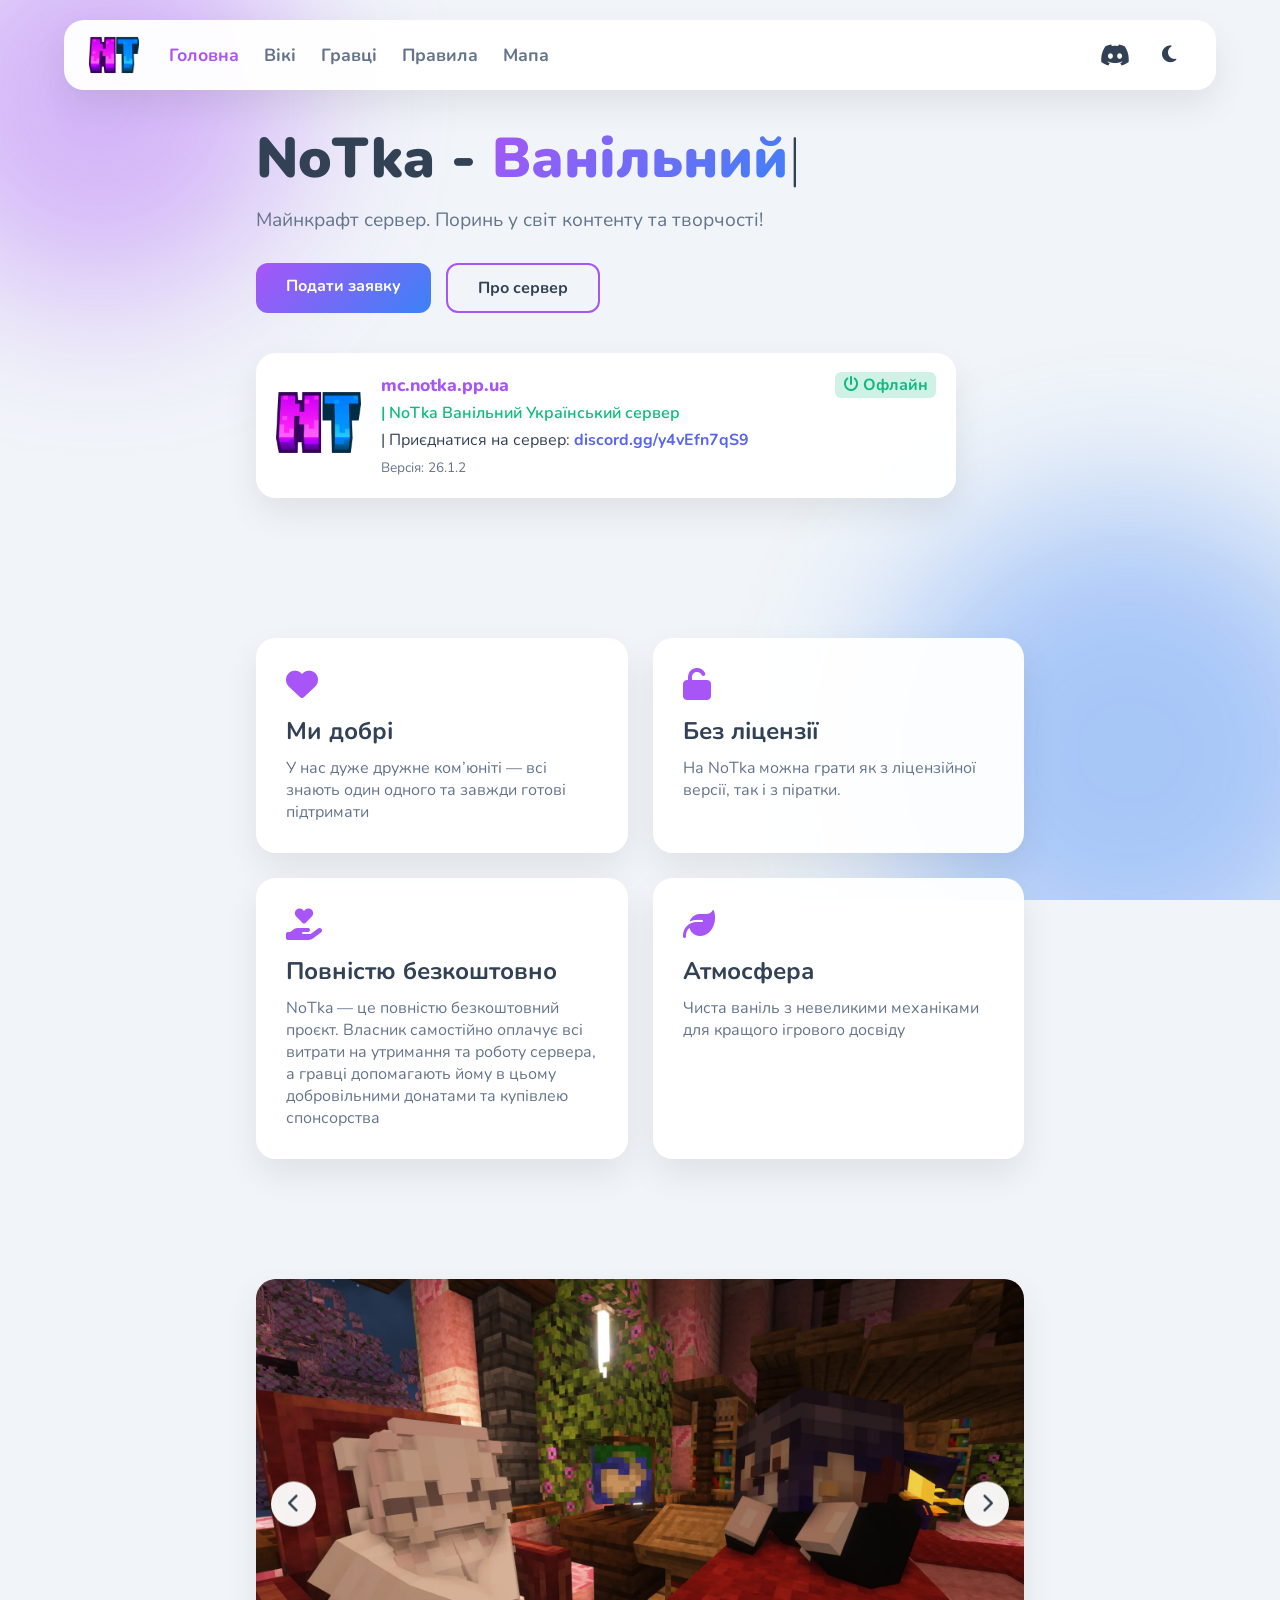
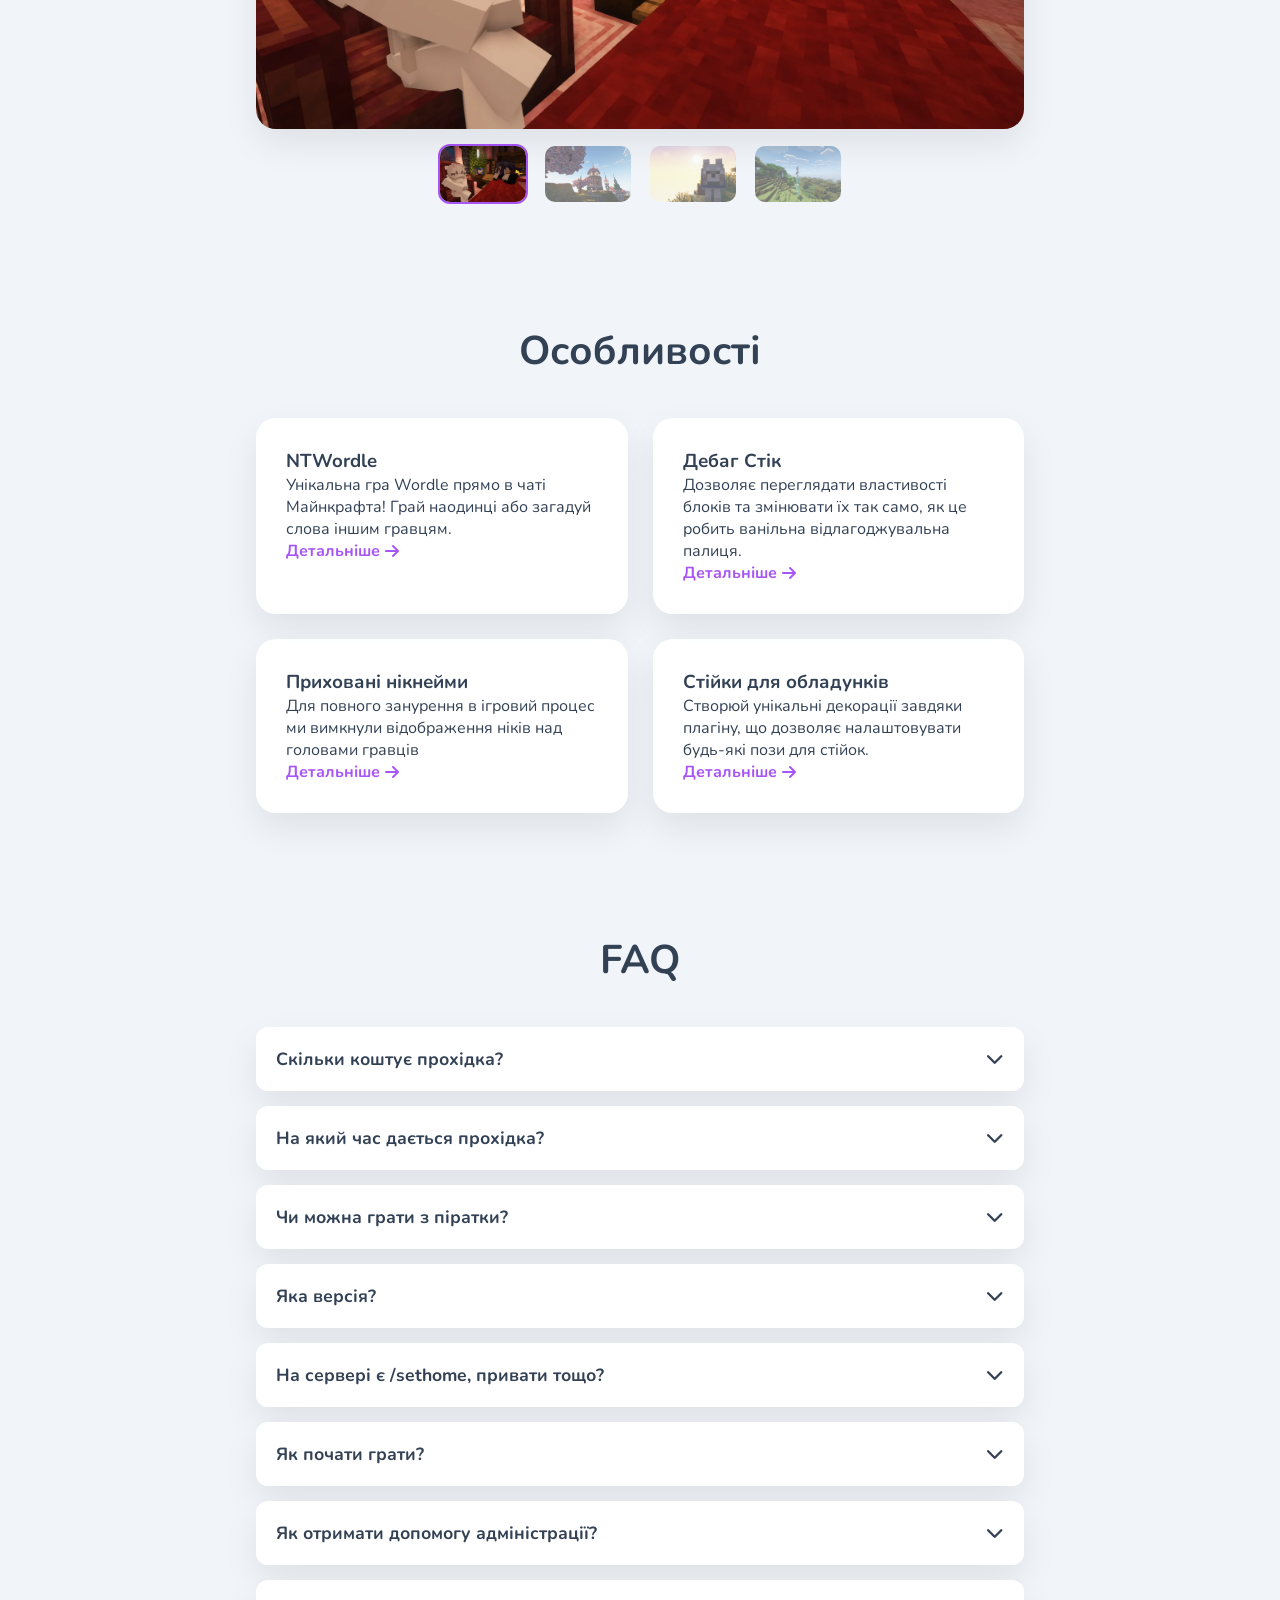
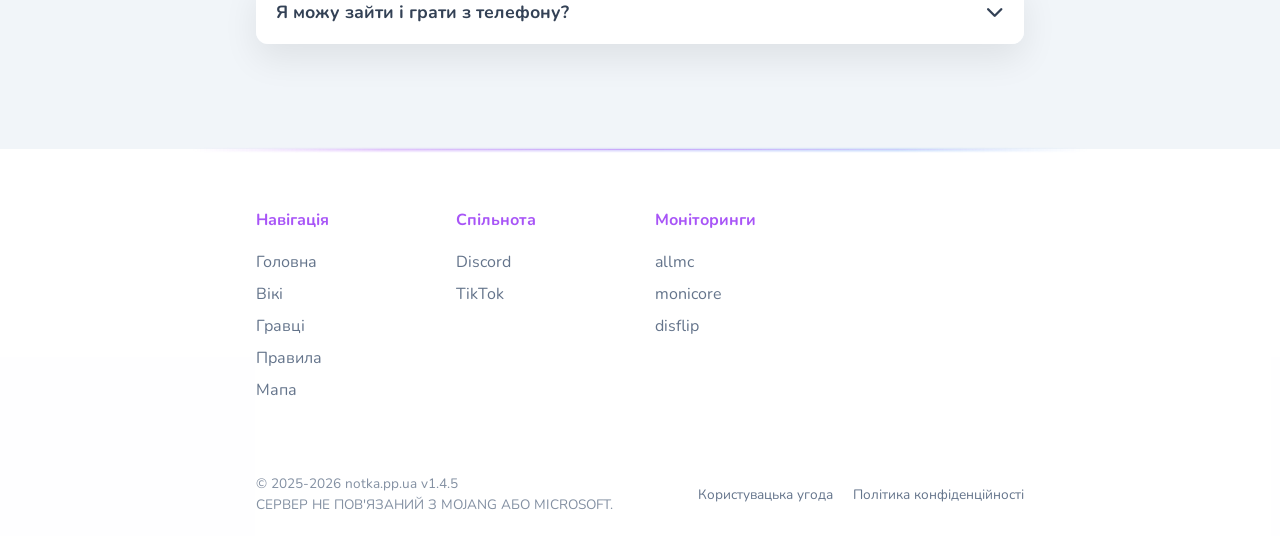
<file: index.html>
<!doctype html>
<html lang="uk">
  <head>
    <meta charset="UTF-8" />
    <meta name="viewport" content="width=device-width, initial-scale=1.0, viewport-fit=cover" />
    
    <title>NoTka │ Головна</title>

    <meta name="description" content="NoTka — унікальний український Vanilla+ сервер з творчим та дружнім ком'юніті. У нас немає приватів, є власний сайт, мапа та своя історія, а найголовніше — це наші гравці" />
    <meta property="og:title" content="NoTka │ Головна" />
    <meta property="og:description" content="NoTka — унікальний український Vanilla+ сервер з творчим та дружнім ком'юніті. У нас немає приватів, є власний сайт, мапа та своя історія, а найголовніше — це наші гравці" />
    <meta property="og:type" content="website" />
    <meta property="og:image" content="static/img/og_main_image.jpg" />
    <meta property="og:image:width" content="1200" />
    <meta property="og:image:height" content="630" />
    <meta property="og:image:type" content="image/jpeg" />
    <meta property="og:site_name" content="NoTka" />
    <meta property="og:locale" content="uk_UA" />
    <meta name="twitter:card" content="summary_large_image" />
    <meta name="twitter:title" content="NoTka │ Головна" />
    <meta name="twitter:description" content="NoTka — унікальний український Vanilla+ сервер" />
    <meta name="twitter:image" content="static/img/og_main_image.jpg" />

    <link rel="apple-touch-icon" sizes="180x180" href="static/favicons/apple-touch-icon.png" />
    <link rel="icon" type="image/png" sizes="96x96" href="static/favicons/favicon-96x96.png" />
    <link rel="manifest" href="static/favicons/site.webmanifest" />
    <link rel="mask-icon" href="static/favicons/favicon.svg" color="#5bbad5" />
    <link rel="shortcut icon" href="static/favicons/favicon.ico" />
    <meta name="msapplication-TileColor" content="#a855f7" />
    <meta name="theme-color" content="#ffffff" />

    <script>
      if (
        localStorage.getItem("theme") === "dark" ||
        (!localStorage.getItem("theme") &&
          window.matchMedia("(prefers-color-scheme: dark)").matches)
      ) {
        document.documentElement.setAttribute("data-theme", "dark");
      }
    </script>

    <link rel="preconnect" href="https://fonts.googleapis.com" />
    <link rel="preconnect" href="https://fonts.gstatic.com" crossorigin />
    <link href="https://fonts.googleapis.com/css2?family=Nunito:wght@400;600;700;800;900&display=swap" rel="stylesheet" />
    <link rel="stylesheet" href="https://cdnjs.cloudflare.com/ajax/libs/font-awesome/6.4.0/css/all.min.css" />
    
    <link href="https://unpkg.com/aos@2.3.1/dist/aos.css" rel="stylesheet" />
    <link rel="stylesheet" href="https://cdn.jsdelivr.net/npm/swiper@11/swiper-bundle.min.css" />

    <link rel="stylesheet" href="static/css/variables.css?v=16" />
    <link rel="stylesheet" href="static/css/base.css?v=16" />
    <link rel="stylesheet" href="static/css/layout.css?v=16" />
    <link rel="stylesheet" href="static/css/components.css?v=16" />
    <link rel="stylesheet" href="static/css/animations.css?v=16" />
    <link rel="stylesheet" href="static/css/pages/home.css?v=16" />
  </head>
  <body>
    <nav class="mobile-menu-overlay" id="mobile-menu" aria-label="Мобільна навігація">
      <a href="./" class="mobile-link active">Головна</a>
      <a href="https://wiki.notka.pp.ua/" class="mobile-link" target="_blank" rel="noopener noreferrer">Вікі</a>
      <a href="players/" class="mobile-link">Гравці</a>
      <a href="rules/" class="mobile-link">Правила</a>
      <a href="https://map.notka.pp.ua/" class="mobile-link" target="_blank" rel="noopener noreferrer">Мапа</a>
    </nav>
    
    <div class="background-container">
      <div class="orb orb-1"></div>
      <div class="orb orb-2"></div>
      <div id="floating-icons-container"></div>
    </div>

    <nav class="nav-island" id="navbar" aria-label="Основна навігація">
      <div class="nav-left">
        <a href="./" class="logo" aria-label="Головна сторінка NoTka">
          <img src="static/img/logo.webp" alt="Логотип NoTka" width="50" height="50" />
        </a>
        <ul class="nav-links">
          <li>
            <a href="./" class="active">Головна</a>
          </li>
          <li>
            <a href="https://wiki.notka.pp.ua/" target="_blank" rel="noopener noreferrer">Вікі</a>
          </li>
          <li>
            <a href="players/">Гравці</a>
          </li>
          <li>
            <a href="rules/">Правила</a>
          </li>
          <li>
            <a href="https://map.notka.pp.ua/" target="_blank" rel="noopener noreferrer">Мапа</a>
          </li>
        </ul>
      </div>
      <div class="nav-right">
        <a href="https://discord.gg/y4vEfn7qS9" target="_blank" class="discord-icon" aria-label="Discord спільнота NoTka" rel="noopener noreferrer">
          <i class="fa-brands fa-discord" aria-hidden="true"></i>
        </a>
        
        <button id="theme-toggle" aria-label="Змінити тему оформлення"><i class="fa-solid fa-moon" aria-hidden="true"></i></button>

        <button id="mobile-menu-btn" aria-label="Відкрити меню навігації" aria-expanded="false" aria-controls="mobile-menu"><i class="fa-solid fa-bars" aria-hidden="true"></i></button>
      </div>
    </nav>

    <header class="hero-section" data-aos="fade-up">
      <div class="hero-content">
        <h1 class="hero-title">
          NoTka - <span class="typing-text"></span><span class="cursor">|</span>
        </h1>
        <p class="hero-subtitle">
          Майнкрафт сервер. Поринь у світ контенту та творчості!
        </p>

        <div class="hero-buttons">
          <a href="https://discord.gg/y4vEfn7qS9" class="btn btn-primary" target="_blank" rel="noopener noreferrer">Подати заявку</a>
          <a href="#about" class="btn btn-outline">Про сервер</a>
        </div>

        <div class="server-status">
          <div class="status-icon">
            <img src="static/img/logo.webp" alt="Логотип сервера NoTka" width="85" height="85" />
          </div>
          <div class="status-info">
            <div class="status-row top-row">
              <span class="server-ip">mc.notka.pp.ua</span>

              <div class="online-wrapper">
                <span class="online-badge offline" id="online-display">
                  <i class="fa-solid fa-power-off"></i>
                  <span id="player-count">Офлайн</span>
                </span>

                <div class="player-tooltip" id="player-list">
                  <span class="tooltip-error"><i class="fa-solid fa-circle-exclamation" style="margin-right: 6px;"></i>Сервер офлайн</span>
                </div>
              </div>
            </div>
            <div class="status-row">
              <span class="motd">| NoTka Ванільний Український сервер</span>
            </div>
            <div class="status-row">
              <span class="discord-link">| Приєднатися на сервер: 
                <a href="https://discord.gg/y4vEfn7qS9" target="_blank" rel="noopener noreferrer">discord.gg/y4vEfn7qS9</a>
              </span>
            </div>
            <div class="status-row">
              <span class="version">Версія: 26.1.2</span>
            </div>
          </div>
        </div>
      </div>

      <div class="hero-image-container">
        <img src="static/img/hero-image.png" alt="Minecraft персонаж NoTka" width="130" height="180" class="parallax-img" id="hero-img" />
      </div>
    </header>

    <section class="section-grid" data-aos="fade-up">
      <h2 class="visually-hidden">Переваги нашого сервера</h2>
      <div class="cards-container">
        <div class="card info-card">
          <div class="card-content">
            <i class="fa-solid fa-heart icon"></i>
            <h3>Ми добрі</h3>
            <p>У нас дуже дружне ком’юніті — всі знають один одного та завжди готові підтримати</p>
          </div>
        </div>
        <div class="card info-card">
          <div class="card-content">
            <i class="fa-solid fa-unlock icon"></i>
            <h3>Без ліцензії</h3>
            <p>На NoTka можна грати як з ліцензійної версії, так і з піратки.</p>
          </div>
        </div>
        <div class="card info-card">
          <div class="card-content">
            <i class="fa-solid fa-hand-holding-heart icon"></i>
            <h3>Повністю безкоштовно</h3>
            <p>NoTka — це повністю безкоштовний проєкт. Власник самостійно оплачує всі витрати на утримання та роботу сервера, а гравці допомагають йому в цьому добровільними донатами та купівлею спонсорства</p>
          </div>
        </div>
        <div class="card info-card">
          <div class="card-content">
            <i class="fa-solid fa-leaf icon"></i>
            <h3>Атмосфера</h3>
            <p>Чиста ваніль з невеликими механіками для кращого ігрового досвіду</p>
          </div>
        </div>
      </div>
    </section>

    <section class="gallery-section" data-aos="fade-up">
      <div class="gallery-container">
        <div class="main-image-wrapper">
          <button class="gallery-btn prev" aria-label="Попереднє фото">
            <i class="fa-solid fa-chevron-left" aria-hidden="true"></i>
          </button>
          <img
            src="static/img/main-2.webp"
            alt="Головне зображення галереї сервера NoTka"
            id="gallery-main"
            width="900"
            height="450"
          />
          <button class="gallery-btn next" aria-label="Наступне фото">
            <i class="fa-solid fa-chevron-right" aria-hidden="true"></i>
          </button>
        </div>
        <div class="thumbnails-row">
          <img src="static/img/main-2.webp" alt="Скріншот з сервера NoTka 2" width="90" height="60" class="thumb active" data-src="static/img/main-2.webp"/>
          <img src="static/img/main-1.webp" alt="Скріншот з сервера NoTka 1" width="90" height="60" class="thumb" data-src="static/img/main-1.webp"/>
          <img src="static/img/main-3.webp" alt="Скріншот з сервера NoTka 3" width="90" height="60" class="thumb" data-src="static/img/main-3.webp"/>
          <img src="static/img/main-4.webp" alt="Скріншот з сервера NoTka 4" width="90" height="60" class="thumb" data-src="static/img/main-4.webp"/>
        </div>
      </div>
    </section>

    <section class="section-grid" id="about" data-aos="fade-up">
      <h2 class="section-title">Особливості</h2>
      <div class="cards-container">
        <a href="https://wiki.notka.pp.ua/mechanics/wordle" class="card feature-card" target="_blank" rel="noopener noreferrer">
          <div class="card-content">
            <h3>NTWordle</h3>
            <p>Унікальна гра Wordle прямо в чаті Майнкрафта! Грай наодинці або загадуй слова іншим гравцям.</p>
            <span class="read-more">Детальніше <i class="fa-solid fa-arrow-right"></i></span>
          </div>
        </a>
        <a href="https://wiki.notka.pp.ua/mechanics/stick" class="card feature-card" target="_blank" rel="noopener noreferrer">
          <div class="card-content">
            <h3>Дебаг Стік</h3>
            <p>Дозволяє переглядати властивості блоків та змінювати їх так само, як це робить ванільна відлагоджувальна палиця.</p>
            <span class="read-more">Детальніше <i class="fa-solid fa-arrow-right"></i></span>
          </div>
        </a>
        <a href="https://wiki.notka.pp.ua/mechanics/nicknames" class="card feature-card" target="_blank" rel="noopener noreferrer">
          <div class="card-content">
            <h3>Приховані нікнейми</h3>
            <p>Для повного занурення в ігровий процес ми вимкнули відображення ніків над головами гравців</p>
            <span class="read-more">Детальніше <i class="fa-solid fa-arrow-right"></i></span>
          </div>
        </a>
        <a href="https://wiki.notka.pp.ua/mechanics/stands" class="card feature-card" target="_blank" rel="noopener noreferrer">
          <div class="card-content">
            <h3>Стійки для обладунків</h3>
            <p>Створюй унікальні декорації завдяки плагіну, що дозволяє налаштовувати будь-які пози для стійок.</p>
            <span class="read-more">Детальніше <i class="fa-solid fa-arrow-right"></i></span>
          </div>
        </a>
      </div>
    </section>

    <section class="faq-section" data-aos="fade-up">
      <h2 class="section-title">FAQ</h2>
      <div class="faq-container">
        <div class="faq-item">
          <div class="faq-question"><span>Скільки коштує прохідка?</span><i class="fa-solid fa-chevron-down"></i></div>
          <div class="faq-answer">0 гривень. Прохідка безкоштовна.</div>
        </div>
        <div class="faq-item">
          <div class="faq-question"><span>На який час дається прохідка?</span><i class="fa-solid fa-chevron-down"></i></div>
          <div class="faq-answer">Назавжди.</div>
        </div>
        <div class="faq-item">
          <div class="faq-question"><span>Чи можна грати з піратки?</span><i class="fa-solid fa-chevron-down"></i></div>
          <div class="faq-answer">Так.</div>
        </div>
        <div class="faq-item">
          <div class="faq-question"><span>Яка версія?</span><i class="fa-solid fa-chevron-down"></i></div>
          <div class="faq-answer">26.1.2</div>
        </div>
        <div class="faq-item">
          <div class="faq-question"><span>На сервері є /sethome, привати тощо?</span><i class="fa-solid fa-chevron-down"></i></div>
          <div class="faq-answer">Ні, на сервері немає приватів. Але якщо у вас вкрадуть речі, порушника буде забанено, а речі вам повернуть.</div>
        </div>
        <div class="faq-item">
          <div class="faq-question"><span>Як почати грати?</span><i class="fa-solid fa-chevron-down"></i></div>
          <div class="faq-answer">Подати заявку в нашому <a href="https://discord.gg/y4vEfn7qS9" target="_blank" rel="noopener noreferrer">Discord</a></div>
        </div>
        <div class="faq-item">
          <div class="faq-question"><span>Як отримати допомогу адміністрації?</span><i class="fa-solid fa-chevron-down"></i></div>
          <div class="faq-answer">У <a href="https://discord.gg/y4vEfn7qS9" target="_blank" rel="noopener noreferrer">Discord</a> є канал для всіх технічних проблем — #Допомога. Пишемо туди з описом проблеми і просто чекаємо.</div>
        </div>
        <div class="faq-item">
          <div class="faq-question"><span>Я можу зайти і грати з телефону?</span><i class="fa-solid fa-chevron-down"></i></div>
          <div class="faq-answer">Ні.</div>
        </div>
      </div>
    </section>

    <footer>
      <div class="footer-content">
        <div class="footer-col">
          <h4>Навігація</h4>
          <a href="./">Головна</a>
          <a href="https://wiki.notka.pp.ua/" target="_blank" rel="noopener noreferrer">Вікі</a>
          <a href="players/">Гравці</a>
          <a href="rules/">Правила</a>
          <a href="https://map.notka.pp.ua/" target="_blank" rel="noopener noreferrer">Мапа</a>
        </div>
        <div class="footer-col">
          <h4>Спільнота</h4>
          <a href="https://discord.gg/y4vEfn7qS9" target="_blank" rel="noopener noreferrer">Discord</a>
          <a href="https://www.tiktok.com/@nottkaua" target="_blank" rel="noopener noreferrer">TikTok</a>
        </div>
        <div class="footer-col">
          <h4>Моніторинги</h4>
          <a href="https://allmc.in.ua/mc-notka-pp-ua" target="_blank" rel="noopener noreferrer">allmc</a>
          <a href="https://monicore.com.ua/server/372/notka-vanilla" target="_blank" rel="noopener noreferrer">monicore</a>
          <a href="https://disflip.com/guild/1226603339240964256" target="_blank" rel="noopener noreferrer">disflip</a>
        </div>
      </div>
      <div class="footer-bottom">
        <div class="footer-left">
          <p>© 2025-<span id="footer-year"></span><script>document.getElementById('footer-year').textContent=new Date().getFullYear()</script> notka.pp.ua v1.4.5</p>
          <p>СЕРВЕР НЕ ПОВ'ЯЗАНИЙ З MOJANG АБО MICROSOFT.</p>
        </div>
        <div class="footer-right">
          <a href="#">Користувацька угода</a>
          <a href="#">Політика конфіденційності</a>
        </div>
      </div>
    </footer>

    <button id="back-to-top" title="Вгору" aria-label="Прокрутити вгору"><i class="fa-solid fa-arrow-up"></i></button>

    <script src="https://unpkg.com/aos@2.3.1/dist/aos.js"></script>
    <script src="https://cdn.jsdelivr.net/npm/swiper@11/swiper-bundle.min.js"></script>
    
    <script src="static/js/theme.js"></script>
    <script src="static/js/layout.js?v=16"></script>
    <script src="static/js/home-animations.js?v=16"></script>
    <script src="static/js/server-status.js?v=16"></script>
    
    <script>
      AOS.init({
        once: true,
        duration: 800,
      });
    </script>
  </body>
</html>
</file>
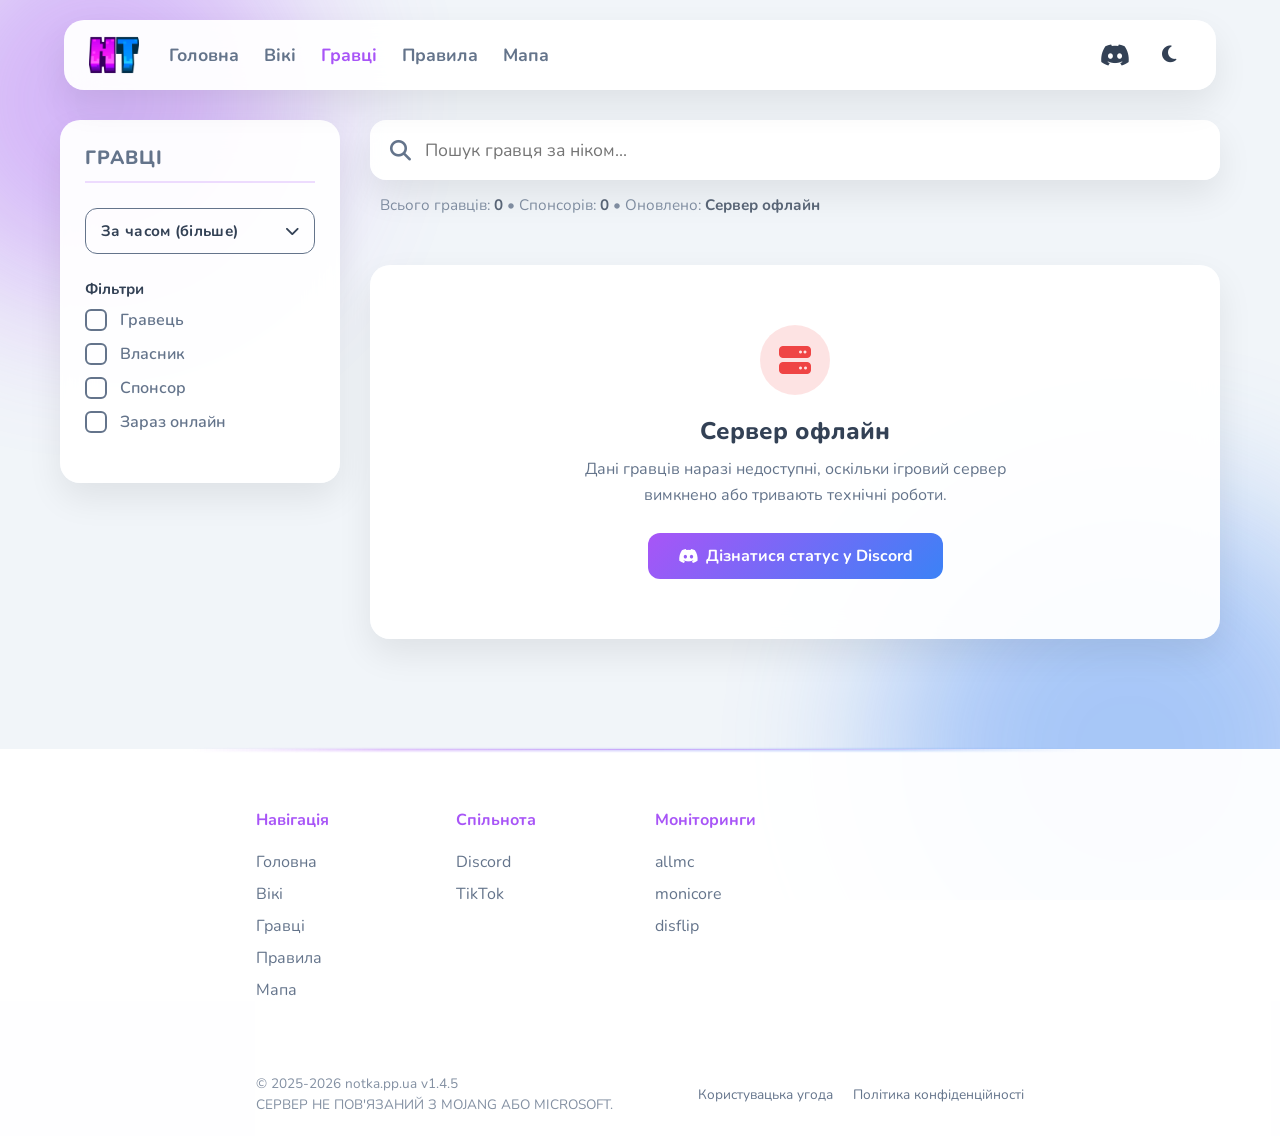
<file: players/index.html>
<!doctype html>
<html lang="uk">
  <head>
    <meta charset="UTF-8" />
    <meta name="viewport" content="width=device-width, initial-scale=1.0, viewport-fit=cover" />
    
    <title>NoTka │ Гравці</title>

    <meta name="description" content="NoTka — унікальний український Vanilla+ сервер з творчим та дружнім ком'юніті. У нас немає приватів, є власний сайт, мапа та своя історія, а найголовніше — це наші гравці" />
    <meta property="og:title" content="NoTka │ Гравці" />
    <meta property="og:description" content="NoTka — унікальний український Vanilla+ сервер з творчим та дружнім ком'юніті. У нас немає приватів, є власний сайт, мапа та своя історія, а найголовніше — це наші гравці" />
    <meta property="og:type" content="website" />
    <meta property="og:image" content="../static/img/og_main_image.jpg" />
    <meta property="og:image:width" content="1200" />
    <meta property="og:image:height" content="630" />
    <meta property="og:image:type" content="image/jpeg" />
    <meta property="og:site_name" content="NoTka" />
    <meta property="og:locale" content="uk_UA" />
    <meta name="twitter:card" content="summary_large_image" />
    <meta name="twitter:title" content="NoTka │ Гравці" />
    <meta name="twitter:description" content="NoTka — унікальний український Vanilla+ сервер" />
    <meta name="twitter:image" content="../static/img/og_main_image.jpg" />

    <link rel="apple-touch-icon" sizes="180x180" href="../static/favicons/apple-touch-icon.png" />
    <link rel="icon" type="image/png" sizes="96x96" href="../static/favicons/favicon-96x96.png" />
    <link rel="manifest" href="../static/favicons/site.webmanifest" />
    <link rel="mask-icon" href="../static/favicons/favicon.svg" color="#5bbad5" />
    <link rel="shortcut icon" href="../static/favicons/favicon.ico" />
    <meta name="msapplication-TileColor" content="#a855f7" />
    <meta name="theme-color" content="#ffffff" />

    <script>
      if (
        localStorage.getItem("theme") === "dark" ||
        (!localStorage.getItem("theme") &&
          window.matchMedia("(prefers-color-scheme: dark)").matches)
      ) {
        document.documentElement.setAttribute("data-theme", "dark");
      }
    </script>

    <link rel="preconnect" href="https://fonts.googleapis.com" />
    <link rel="preconnect" href="https://fonts.gstatic.com" crossorigin />
    <link href="https://fonts.googleapis.com/css2?family=Nunito:wght@400;600;700;800;900&display=swap" rel="stylesheet" />
    <link rel="stylesheet" href="https://cdnjs.cloudflare.com/ajax/libs/font-awesome/6.4.0/css/all.min.css" />
    
    <link href="https://unpkg.com/aos@2.3.1/dist/aos.css" rel="stylesheet" />

    <link rel="stylesheet" href="../static/css/variables.css?v=16" />
    <link rel="stylesheet" href="../static/css/base.css?v=16" />
    <link rel="stylesheet" href="../static/css/layout.css?v=16" />
    <link rel="stylesheet" href="../static/css/components.css?v=16" />
    <link rel="stylesheet" href="../static/css/animations.css?v=16" />
    <link rel="stylesheet" href="../static/css/pages/players.css?v=16" />
  </head>
  <body>
    <nav class="mobile-menu-overlay" id="mobile-menu" aria-label="Мобільна навігація">
      <a href="../" class="mobile-link">Головна</a>
      <a href="https://wiki.notka.pp.ua/" class="mobile-link" target="_blank" rel="noopener noreferrer">Вікі</a>
      <a href="./" class="mobile-link active">Гравці</a>
      <a href="../rules/" class="mobile-link">Правила</a>
      <a href="https://map.notka.pp.ua/" class="mobile-link" target="_blank" rel="noopener noreferrer">Мапа</a>
    </nav>
    
    <div class="background-container">
      <div class="orb orb-1"></div>
      <div class="orb orb-2"></div>
      <div id="floating-icons-container"></div>
    </div>

    <nav class="nav-island" id="navbar" aria-label="Основна навігація">
      <div class="nav-left">
        <a href="../" class="logo" aria-label="Головна сторінка NoTka">
          <img src="../static/img/logo.webp" alt="Логотип NoTka" width="50" height="50" />
        </a>
        <ul class="nav-links">
          <li>
            <a href="../">Головна</a>
          </li>
          <li>
            <a href="https://wiki.notka.pp.ua/" target="_blank" rel="noopener noreferrer">Вікі</a>
          </li>
          <li>
            <a href="./" class="active">Гравці</a>
          </li>
          <li>
            <a href="../rules/">Правила</a>
          </li>
          <li>
            <a href="https://map.notka.pp.ua/" target="_blank" rel="noopener noreferrer">Мапа</a>
          </li>
        </ul>
      </div>
      <div class="nav-right">
        <a href="https://discord.gg/y4vEfn7qS9" target="_blank" class="discord-icon" aria-label="Discord спільнота NoTka" rel="noopener noreferrer">
          <i class="fa-brands fa-discord" aria-hidden="true"></i>
        </a>
        
        <button id="theme-toggle" aria-label="Змінити тему оформлення"><i class="fa-solid fa-moon" aria-hidden="true"></i></button>

        <button id="mobile-menu-btn" aria-label="Відкрити меню навігації" aria-expanded="false" aria-controls="mobile-menu"><i class="fa-solid fa-bars" aria-hidden="true"></i></button>
      </div>
    </nav>

    <div class="content-wrapper">
      <div class="players-layout" data-aos="fade-up">
        <aside class="players-sidebar-container">
          <div class="players-sidebar sticky-sidebar">
            <h2 class="sidebar-title">ГРАВЦІ</h2>

            <div class="filter-group">
              <div class="custom-select" id="sort-select">
                <div class="select-trigger">
                  <span class="select-value">За часом (більше)</span>
                  <i class="fa-solid fa-chevron-down"></i>
                </div>
                <div class="select-options">
                  <div class="select-option selected" data-value="time-desc">Час (більше)</div>
                  <div class="select-option" data-value="time-asc">Час (менше)</div>
                  <div class="select-option" data-value="name-asc">Нік (A - Z)</div>
                  <div class="select-option" data-value="name-desc">Нік (Z - A)</div>
                  <div class="select-option" data-value="reg-desc">Дата Реєстрації (нові)</div>
                  <div class="select-option" data-value="reg-asc">Дата Реєстрації (старі)</div>
                  <div class="select-option" data-value="seen-desc">Дата входу (нещодавно)</div>
                  <div class="select-option" data-value="seen-asc">Дата входу (давно)</div>
                </div>
                <input type="hidden" id="current-sort-value" value="time-desc" />
              </div>
            </div>

            <div class="filter-group">
              <label class="filter-label">Фільтри</label>

              <label class="custom-checkbox">
                <input type="checkbox" id="filter-default" value="default" />
                <span class="checkmark"></span>
                Гравець
              </label>

              <label class="custom-checkbox">
                <input type="checkbox" id="filter-owner" value="owner" />
                <span class="checkmark"></span>
                Власник
              </label>

              <label class="custom-checkbox">
                <input type="checkbox" id="filter-sponsor" value="sponsor" />
                <span class="checkmark"></span>
                Спонсор
              </label>

              <label class="custom-checkbox">
                <input type="checkbox" id="filter-online" value="online" />
                <span class="checkmark"></span>
                Зараз онлайн
              </label>
            </div>
          </div>
        </aside>

        <main class="players-main">
          <div class="search-header">
            <div class="search-wrapper">
              <i class="fa-solid fa-magnifying-glass"></i>
              <input type="text" id="player-search" placeholder="Пошук гравця за ніком..." />
            </div>

            <div class="stats-counter">
              <span>Всього гравців: <b id="total-players-count">0</b></span>
              <span class="dot">•</span>
              <span>Спонсорів: <b id="total-sponsors-count">0</b></span>
              <span class="dot">•</span>
              <span>Оновлено: <b id="last-updated">Сервер офлайн</b></span>
            </div>
          </div>

          <div id="players-list" class="players-grid">
            <div class="offline-state-card" style="grid-column: 1 / -1; display: flex; flex-direction: column; align-items: center; justify-content: center; text-align: center; padding: 60px 20px; background: var(--card-bg); border: var(--glass-border); border-radius: 20px; backdrop-filter: blur(12px); -webkit-backdrop-filter: blur(12px); box-shadow: var(--shadow); margin: 20px 0;">
              <div style="width: 70px; height: 70px; border-radius: 50%; background: rgba(239, 68, 68, 0.15); display: flex; align-items: center; justify-content: center; color: #ef4444; font-size: 2rem; margin-bottom: 20px;">
                <i class="fa-solid fa-server"></i>
              </div>
              <h3 style="font-size: 1.5rem; font-weight: 800; margin-bottom: 10px; color: var(--text-color);">Сервер офлайн</h3>
              <p style="color: var(--text-muted); max-width: 480px; font-size: 1rem; line-height: 1.6; margin-bottom: 25px;">
                Дані гравців наразі недоступні, оскільки ігровий сервер вимкнено або тривають технічні роботи.
              </p>
              <a href="https://discord.gg/y4vEfn7qS9" target="_blank" rel="noopener noreferrer" class="btn btn-primary" style="display: inline-flex; align-items: center; gap: 8px; text-decoration: none;">
                <i class="fa-brands fa-discord"></i> Дізнатися статус у Discord
              </a>
            </div>
          </div>
        </main>
      </div>
    </div>

    <footer>
      <div class="footer-content">
        <div class="footer-col">
          <h4>Навігація</h4>
          <a href="../">Головна</a>
          <a href="https://wiki.notka.pp.ua/" target="_blank" rel="noopener noreferrer">Вікі</a>
          <a href="./">Гравці</a>
          <a href="../rules/">Правила</a>
          <a href="https://map.notka.pp.ua/" target="_blank" rel="noopener noreferrer">Мапа</a>
        </div>
        <div class="footer-col">
          <h4>Спільнота</h4>
          <a href="https://discord.gg/y4vEfn7qS9" target="_blank" rel="noopener noreferrer">Discord</a>
          <a href="https://www.tiktok.com/@nottkaua" target="_blank" rel="noopener noreferrer">TikTok</a>
        </div>
        <div class="footer-col">
          <h4>Моніторинги</h4>
          <a href="https://allmc.in.ua/mc-notka-pp-ua" target="_blank" rel="noopener noreferrer">allmc</a>
          <a href="https://monicore.com.ua/server/372/notka-vanilla" target="_blank" rel="noopener noreferrer">monicore</a>
          <a href="https://disflip.com/guild/1226603339240964256" target="_blank" rel="noopener noreferrer">disflip</a>
        </div>
      </div>
      <div class="footer-bottom">
        <div class="footer-left">
          <p>© 2025-<span id="footer-year"></span><script>document.getElementById('footer-year').textContent=new Date().getFullYear()</script> notka.pp.ua v1.4.5</p>
          <p>СЕРВЕР НЕ ПОВ'ЯЗАНИЙ З MOJANG АБО MICROSOFT.</p>
        </div>
        <div class="footer-right">
          <a href="#">Користувацька угода</a>
          <a href="#">Політика конфіденційності</a>
        </div>
      </div>
    </footer>

    <button id="back-to-top" title="Вгору" aria-label="Прокрутити вгору"><i class="fa-solid fa-arrow-up"></i></button>

    <script src="https://unpkg.com/aos@2.3.1/dist/aos.js"></script>
    
    <script src="../static/js/theme.js"></script>
    <script src="../static/js/layout.js?v=16"></script>
    <script src="../static/js/players.js?v=16"></script>
    
    <script>
      AOS.init({
        once: true,
        duration: 800,
      });
    </script>
  </body>
</html>
</file>
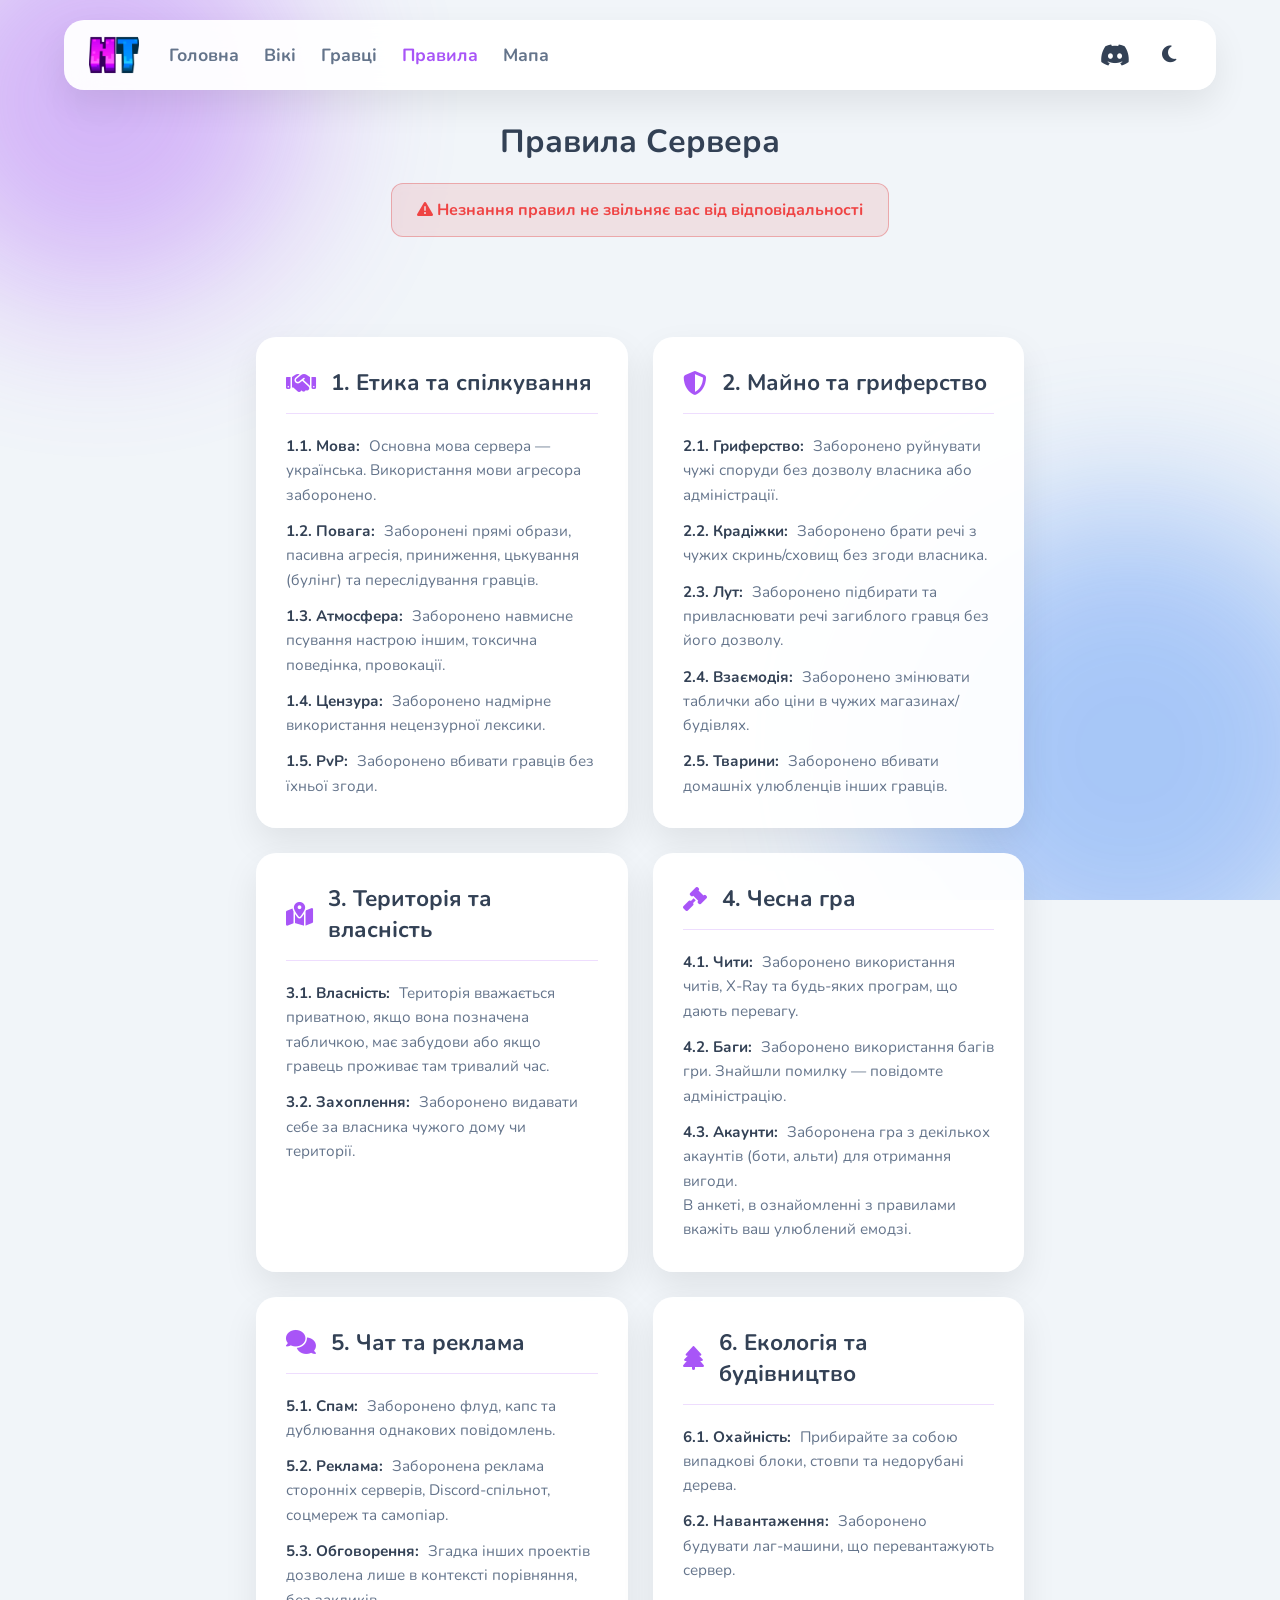
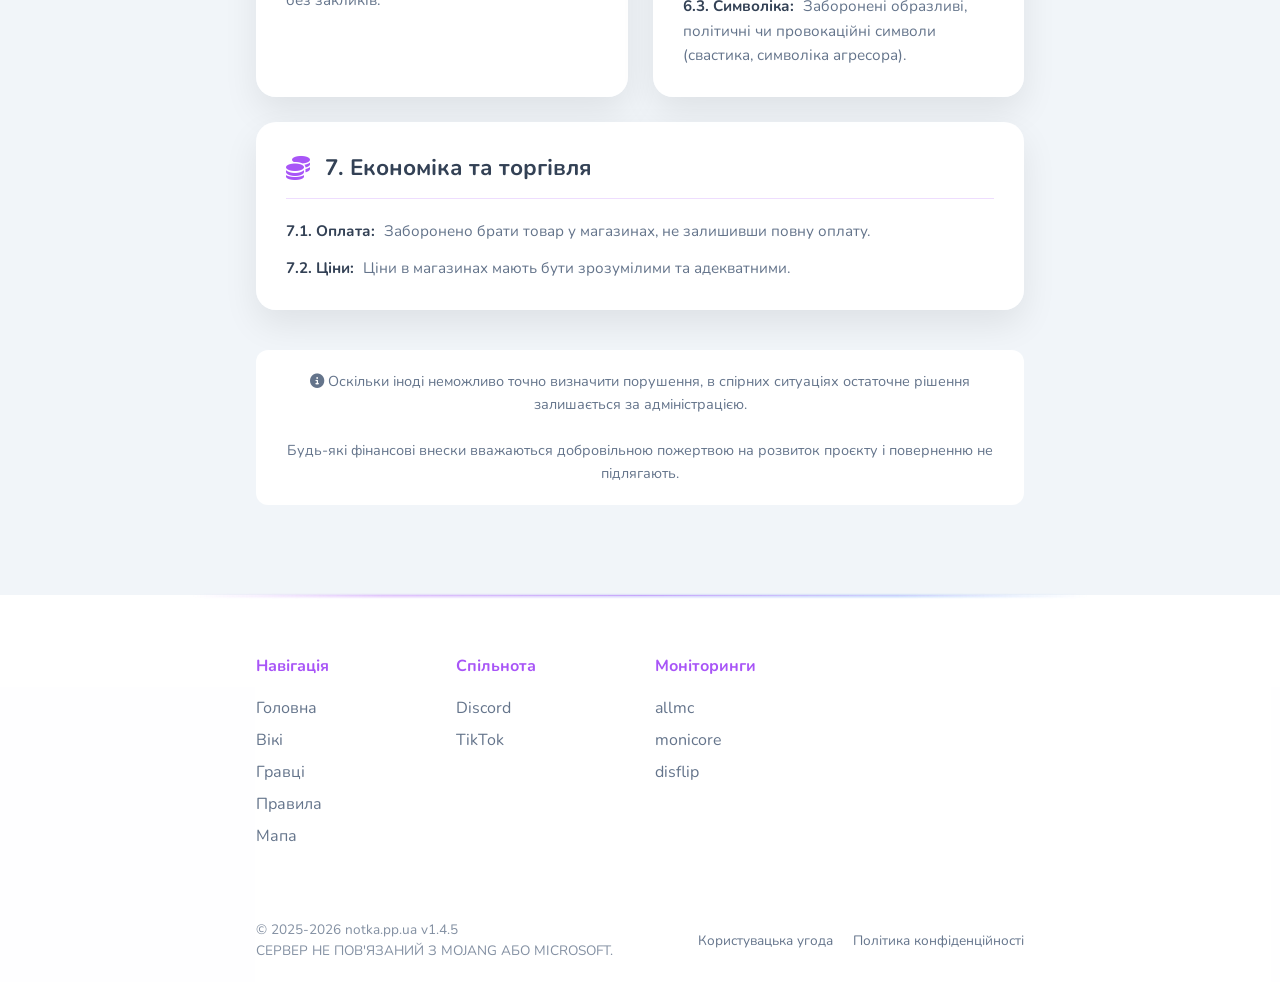
<file: rules/index.html>
<!doctype html>
<html lang="uk">
  <head>
    <meta charset="UTF-8" />
    <meta name="viewport" content="width=device-width, initial-scale=1.0, viewport-fit=cover" />
    
    <title>NoTka │ Правила</title>

    <meta name="description" content="NoTka — унікальний український Vanilla+ сервер з творчим та дружнім ком'юніті. У нас немає приватів, є власний сайт, мапа та своя історія, а найголовніше — це наші гравці" />
    <meta property="og:title" content="NoTka │ Правила" />
    <meta property="og:description" content="NoTka — унікальний український Vanilla+ сервер з творчим та дружнім ком'юніті. У нас немає приватів, є власний сайт, мапа та своя історія, а найголовніше — це наші гравці" />
    <meta property="og:type" content="website" />
    <meta property="og:image" content="../static/img/og_main_image.jpg" />
    <meta property="og:image:width" content="1200" />
    <meta property="og:image:height" content="630" />
    <meta property="og:image:type" content="image/jpeg" />
    <meta property="og:site_name" content="NoTka" />
    <meta property="og:locale" content="uk_UA" />
    <meta name="twitter:card" content="summary_large_image" />
    <meta name="twitter:title" content="NoTka │ Правила" />
    <meta name="twitter:description" content="NoTka — унікальний український Vanilla+ сервер" />
    <meta name="twitter:image" content="../static/img/og_main_image.jpg" />

    <link rel="apple-touch-icon" sizes="180x180" href="../static/favicons/apple-touch-icon.png" />
    <link rel="icon" type="image/png" sizes="96x96" href="../static/favicons/favicon-96x96.png" />
    <link rel="manifest" href="../static/favicons/site.webmanifest" />
    <link rel="mask-icon" href="../static/favicons/favicon.svg" color="#5bbad5" />
    <link rel="shortcut icon" href="../static/favicons/favicon.ico" />
    <meta name="msapplication-TileColor" content="#a855f7" />
    <meta name="theme-color" content="#ffffff" />

    <script>
      if (
        localStorage.getItem("theme") === "dark" ||
        (!localStorage.getItem("theme") &&
          window.matchMedia("(prefers-color-scheme: dark)").matches)
      ) {
        document.documentElement.setAttribute("data-theme", "dark");
      }
    </script>

    <link rel="preconnect" href="https://fonts.googleapis.com" />
    <link rel="preconnect" href="https://fonts.gstatic.com" crossorigin />
    <link href="https://fonts.googleapis.com/css2?family=Nunito:wght@400;600;700;800;900&display=swap" rel="stylesheet" />
    <link rel="stylesheet" href="https://cdnjs.cloudflare.com/ajax/libs/font-awesome/6.4.0/css/all.min.css" />
    
    <link href="https://unpkg.com/aos@2.3.1/dist/aos.css" rel="stylesheet" />

    <link rel="stylesheet" href="../static/css/variables.css?v=16" />
    <link rel="stylesheet" href="../static/css/base.css?v=16" />
    <link rel="stylesheet" href="../static/css/layout.css?v=16" />
    <link rel="stylesheet" href="../static/css/components.css?v=16" />
    <link rel="stylesheet" href="../static/css/animations.css?v=16" />

    <style>
      .page-header {
        padding: 120px 20% 40px;
        text-align: center;
      }

      .warning-box {
        background: rgba(220, 38, 38, 0.1);
        border: 1px solid rgba(220, 38, 38, 0.3);
        color: #ef4444;
        padding: 15px 25px;
        border-radius: 12px;
        display: inline-block;
        margin-top: 20px;
        font-weight: 700;
        backdrop-filter: blur(5px);
      }
      .rules-grid {
        display: grid;
        grid-template-columns: 1fr;
        gap: 25px;
        max-width: 1000px;
        margin: 0 auto;
      }

      .rule-card ul {
        display: flex;
        flex-direction: column;
        gap: 12px;
        margin-top: 15px;
      }

      .rule-card li {
        line-height: 1.6;
        font-size: 0.95rem;
        color: var(--text-muted);
      }

      .rule-card strong {
        color: var(--text-color);
        margin-right: 5px;
      }

      .rule-header {
        display: flex;
        align-items: center;
        gap: 15px;
        margin-bottom: 20px;
        padding-bottom: 15px;
        border-bottom: 1px solid rgba(168, 85, 247, 0.2);
      }

      .rule-header i {
        font-size: 1.5rem;
        color: var(--primary);
      }

      .rule-header h2 {
        font-size: 1.4rem;
        margin: 0;
      }

      .important-note {
        margin-top: 40px;
        text-align: center;
        color: var(--text-muted);
        font-size: 0.9rem;
        line-height: 1.6;
        max-width: 800px;
        margin-left: auto;
        margin-right: auto;
        background: var(--card-bg);
        padding: 20px;
        border-radius: 12px;
        border: var(--glass-border);
      }

      @media (min-width: 768px) {
        .rules-grid {
          grid-template-columns: repeat(2, 1fr);
        }

        .full-width {
          grid-column: 1 / -1;
        }
      }
    </style>
  </head>
  <body>
    <nav class="mobile-menu-overlay" id="mobile-menu" aria-label="Мобільна навігація">
      <a href="../" class="mobile-link">Головна</a>
      <a href="https://wiki.notka.pp.ua/" class="mobile-link" target="_blank" rel="noopener noreferrer">Вікі</a>
      <a href="../players/" class="mobile-link">Гравці</a>
      <a href="./" class="mobile-link active">Правила</a>
      <a href="https://map.notka.pp.ua/" class="mobile-link" target="_blank" rel="noopener noreferrer">Мапа</a>
    </nav>
    
    <div class="background-container">
      <div class="orb orb-1"></div>
      <div class="orb orb-2"></div>
      <div id="floating-icons-container"></div>
    </div>

    <nav class="nav-island" id="navbar" aria-label="Основна навігація">
      <div class="nav-left">
        <a href="../" class="logo" aria-label="Головна сторінка NoTka">
          <img src="../static/img/logo.webp" alt="Логотип NoTka" width="50" height="50" />
        </a>
        <ul class="nav-links">
          <li>
            <a href="../">Головна</a>
          </li>
          <li>
            <a href="https://wiki.notka.pp.ua/" target="_blank" rel="noopener noreferrer">Вікі</a>
          </li>
          <li>
            <a href="../players/">Гравці</a>
          </li>
          <li>
            <a href="./" class="active">Правила</a>
          </li>
          <li>
            <a href="https://map.notka.pp.ua/" target="_blank" rel="noopener noreferrer">Мапа</a>
          </li>
        </ul>
      </div>
      <div class="nav-right">
        <a href="https://discord.gg/y4vEfn7qS9" target="_blank" class="discord-icon" aria-label="Discord спільнота NoTka" rel="noopener noreferrer">
          <i class="fa-brands fa-discord" aria-hidden="true"></i>
        </a>
        
        <button id="theme-toggle" aria-label="Змінити тему оформлення"><i class="fa-solid fa-moon" aria-hidden="true"></i></button>

        <button id="mobile-menu-btn" aria-label="Відкрити меню навігації" aria-expanded="false" aria-controls="mobile-menu"><i class="fa-solid fa-bars" aria-hidden="true"></i></button>
      </div>
    </nav>

    <header class="page-header" data-aos="fade-down">
      <h1 class="hero-title">Правила Сервера</h1>
      <div class="warning-box">
        <i class="fa-solid fa-triangle-exclamation"></i>
        Незнання правил не звільняє вас від відповідальності
      </div>
    </header>

    <section class="section-grid" data-aos="fade-up">
      <div class="rules-grid">
        <div class="card rule-card">
          <div class="rule-header">
            <i class="fa-solid fa-handshake"></i>
            <h2>1. Етика та спілкування</h2>
          </div>
          <ul>
            <li><strong>1.1. Мова:</strong> Основна мова сервера — українська. Використання мови агресора заборонено.</li>
            <li><strong>1.2. Повага:</strong> Заборонені прямі образи, пасивна агресія, приниження, цькування (булінг) та переслідування гравців.</li>
            <li><strong>1.3. Атмосфера:</strong> Заборонено навмисне псування настрою іншим, токсична поведінка, провокації.</li>
            <li><strong>1.4. Цензура:</strong> Заборонено надмірне використання нецензурної лексики.</li>
            <li><strong>1.5. PvP:</strong> Заборонено вбивати гравців без їхньої згоди.</li>
          </ul>
        </div>

        <div class="card rule-card">
          <div class="rule-header">
            <i class="fa-solid fa-shield-halved"></i>
            <h2>2. Майно та гриферство</h2>
          </div>
          <ul>
            <li><strong>2.1. Гриферство:</strong> Заборонено руйнувати чужі споруди без дозволу власника або адміністрації.</li>
            <li><strong>2.2. Крадіжки:</strong> Заборонено брати речі з чужих скринь/сховищ без згоди власника.</li>
            <li><strong>2.3. Лут:</strong> Заборонено підбирати та привласнювати речі загиблого гравця без його дозволу.</li>
            <li><strong>2.4. Взаємодія:</strong> Заборонено змінювати таблички або ціни в чужих магазинах/будівлях.</li>
            <li><strong>2.5. Тварини:</strong> Заборонено вбивати домашніх улюбленців інших гравців.</li>
          </ul>
        </div>

        <div class="card rule-card">
          <div class="rule-header">
            <i class="fa-solid fa-map-location-dot"></i>
            <h2>3. Територія та власність</h2>
          </div>
          <ul>
            <li><strong>3.1. Власність:</strong> Територія вважається приватною, якщо вона позначена табличкою, має забудови або якщо гравець проживає там тривалий час.</li>
            <li><strong>3.2. Захоплення:</strong> Заборонено видавати себе за власника чужого дому чи території.</li>
          </ul>
        </div>

        <div class="card rule-card">
          <div class="rule-header">
            <i class="fa-solid fa-gavel"></i>
            <h2>4. Чесна гра</h2>
          </div>
          <ul>
            <li><strong>4.1. Чити:</strong> Заборонено використання читів, X-Ray та будь-яких програм, що дають перевагу.</li>
            <li><strong>4.2. Баги:</strong> Заборонено використання багів гри. Знайшли помилку — повідомте адміністрацію.</li>
            <li><strong>4.3. Акаунти:</strong> Заборонена гра з декількох акаунтів (боти, альти) для отримання вигоди.<br />В анкеті, в ознайомленні з правилами вкажіть ваш улюблений емодзі.</li>
          </ul>
        </div>

        <div class="card rule-card">
          <div class="rule-header">
            <i class="fa-solid fa-comments"></i>
            <h2>5. Чат та реклама</h2>
          </div>
          <ul>
            <li><strong>5.1. Спам:</strong> Заборонено флуд, капс та дублювання однакових повідомлень.</li>
            <li><strong>5.2. Реклама:</strong> Заборонена реклама сторонніх серверів, Discord-спільнот, соцмереж та самопіар.</li>
            <li><strong>5.3. Обговорення:</strong> Згадка інших проектів дозволена лише в контексті порівняння, без закликів.</li>
          </ul>
        </div>

        <div class="card rule-card">
          <div class="rule-header">
            <i class="fa-solid fa-tree"></i>
            <h2>6. Екологія та будівництво</h2>
          </div>
          <ul>
            <li><strong>6.1. Охайність:</strong> Прибирайте за собою випадкові блоки, стовпи та недорубані дерева.</li>
            <li><strong>6.2. Навантаження:</strong> Заборонено будувати лаг-машини, що перевантажують сервер.</li>
            <li><strong>6.3. Символіка:</strong> Заборонені образливі, політичні чи провокаційні символи (свастика, символіка агресора).</li>
          </ul>
        </div>

        <div class="card rule-card full-width">
          <div class="rule-header">
            <i class="fa-solid fa-coins"></i>
            <h2>7. Економіка та торгівля</h2>
          </div>
          <ul>
            <li><strong>7.1. Оплата:</strong> Заборонено брати товар у магазинах, не залишивши повну оплату.</li>
            <li><strong>7.2. Ціни:</strong> Ціни в магазинах мають бути зрозумілими та адекватними.</li>
          </ul>
        </div>
      </div>

      <div class="important-note" data-aos="fade-up">
        <p>
          <i class="fa-solid fa-circle-info"></i> Оскільки іноді неможливо точно
          визначити порушення, в спірних ситуаціях остаточне рішення залишається
          за адміністрацією.<br /><br />
          Будь-які фінансові внески вважаються добровільною пожертвою на
          розвиток проєкту і поверненню не підлягають.
        </p>
      </div>
    </section>

    <footer>
      <div class="footer-content">
        <div class="footer-col">
          <h4>Навігація</h4>
          <a href="../">Головна</a>
          <a href="https://wiki.notka.pp.ua/" target="_blank" rel="noopener noreferrer">Вікі</a>
          <a href="../players/">Гравці</a>
          <a href="./">Правила</a>
          <a href="https://map.notka.pp.ua/" target="_blank" rel="noopener noreferrer">Мапа</a>
        </div>
        <div class="footer-col">
          <h4>Спільнота</h4>
          <a href="https://discord.gg/y4vEfn7qS9" target="_blank" rel="noopener noreferrer">Discord</a>
          <a href="https://www.tiktok.com/@nottkaua" target="_blank" rel="noopener noreferrer">TikTok</a>
        </div>
        <div class="footer-col">
          <h4>Моніторинги</h4>
          <a href="https://allmc.in.ua/mc-notka-pp-ua" target="_blank" rel="noopener noreferrer">allmc</a>
          <a href="https://monicore.com.ua/server/372/notka-vanilla" target="_blank" rel="noopener noreferrer">monicore</a>
          <a href="https://disflip.com/guild/1226603339240964256" target="_blank" rel="noopener noreferrer">disflip</a>
        </div>
      </div>
      <div class="footer-bottom">
        <div class="footer-left">
          <p>© 2025-<span id="footer-year"></span><script>document.getElementById('footer-year').textContent=new Date().getFullYear()</script> notka.pp.ua v1.4.5</p>
          <p>СЕРВЕР НЕ ПОВ'ЯЗАНИЙ З MOJANG АБО MICROSOFT.</p>
        </div>
        <div class="footer-right">
          <a href="#">Користувацька угода</a>
          <a href="#">Політика конфіденційності</a>
        </div>
      </div>
    </footer>

    <button id="back-to-top" title="Вгору" aria-label="Прокрутити вгору"><i class="fa-solid fa-arrow-up"></i></button>

    <script src="https://unpkg.com/aos@2.3.1/dist/aos.js"></script>
    
    <script src="../static/js/theme.js"></script>
    <script src="../static/js/layout.js?v=16"></script>
    
    <script>
      AOS.init({
        once: true,
        duration: 800,
      });
    </script>
  </body>
</html>
</file>
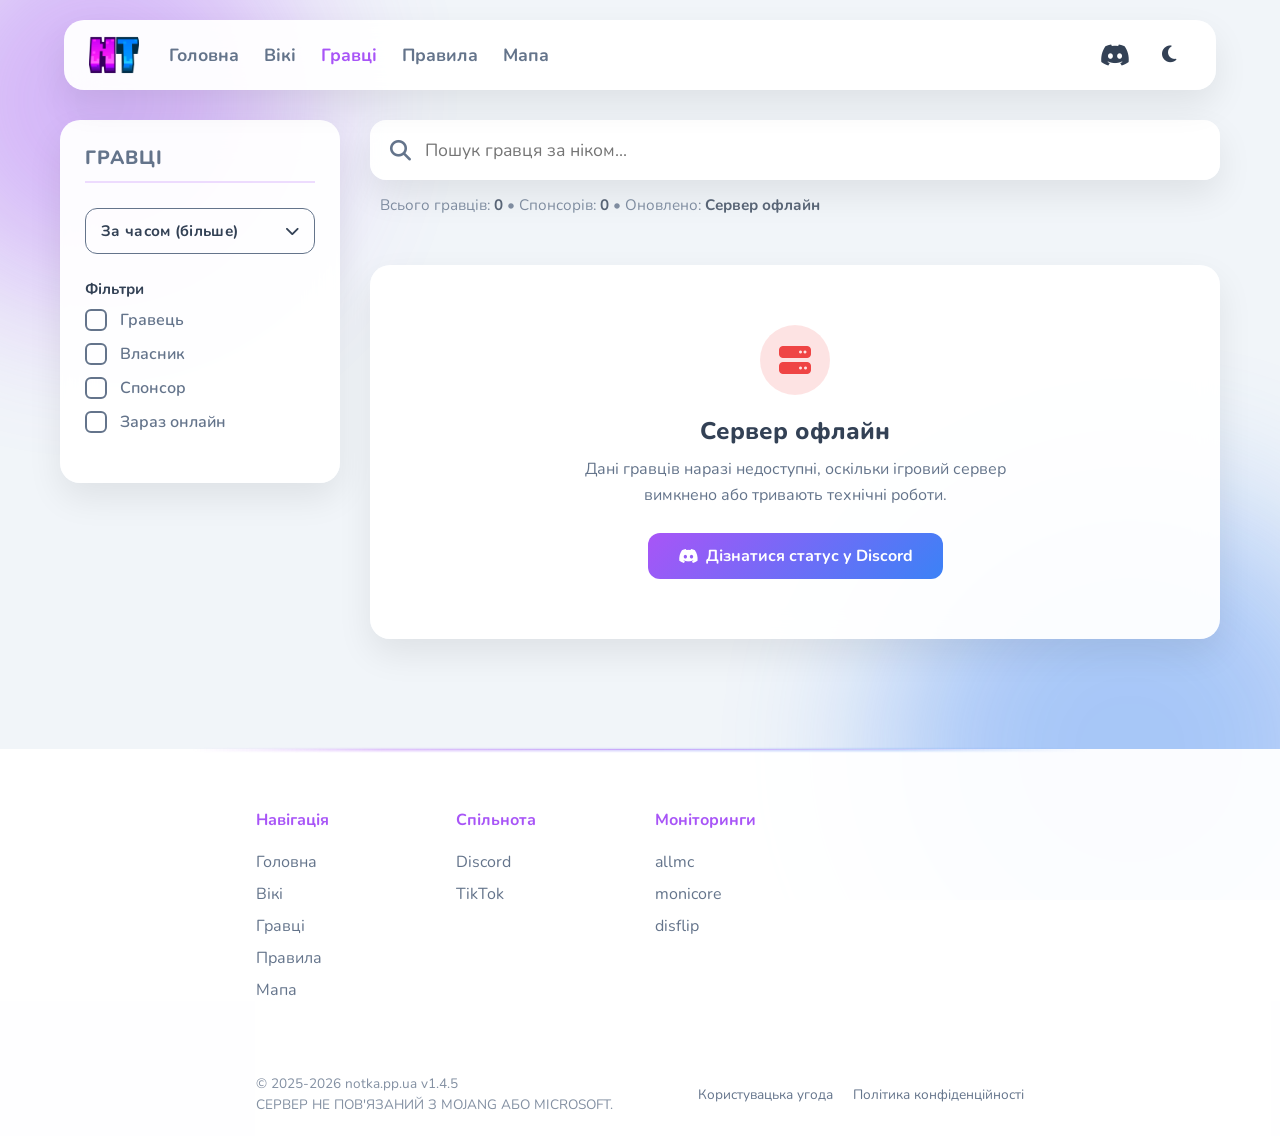
<file: players.html>
<!DOCTYPE html>
<html lang="uk">
  <head>
    <meta charset="utf-8" />
    <meta http-equiv="refresh" content="0; url=players/" />
    <link rel="canonical" href="players/" />
    <script>window.location.replace("players/");</script>
    <title>Перенаправлення...</title>
  </head>
  <body>
    <p>Якщо вас не перенаправило автоматично, перейдіть за <a href="players/">посиланням на список гравців</a>.</p>
  </body>
</html>
</file>
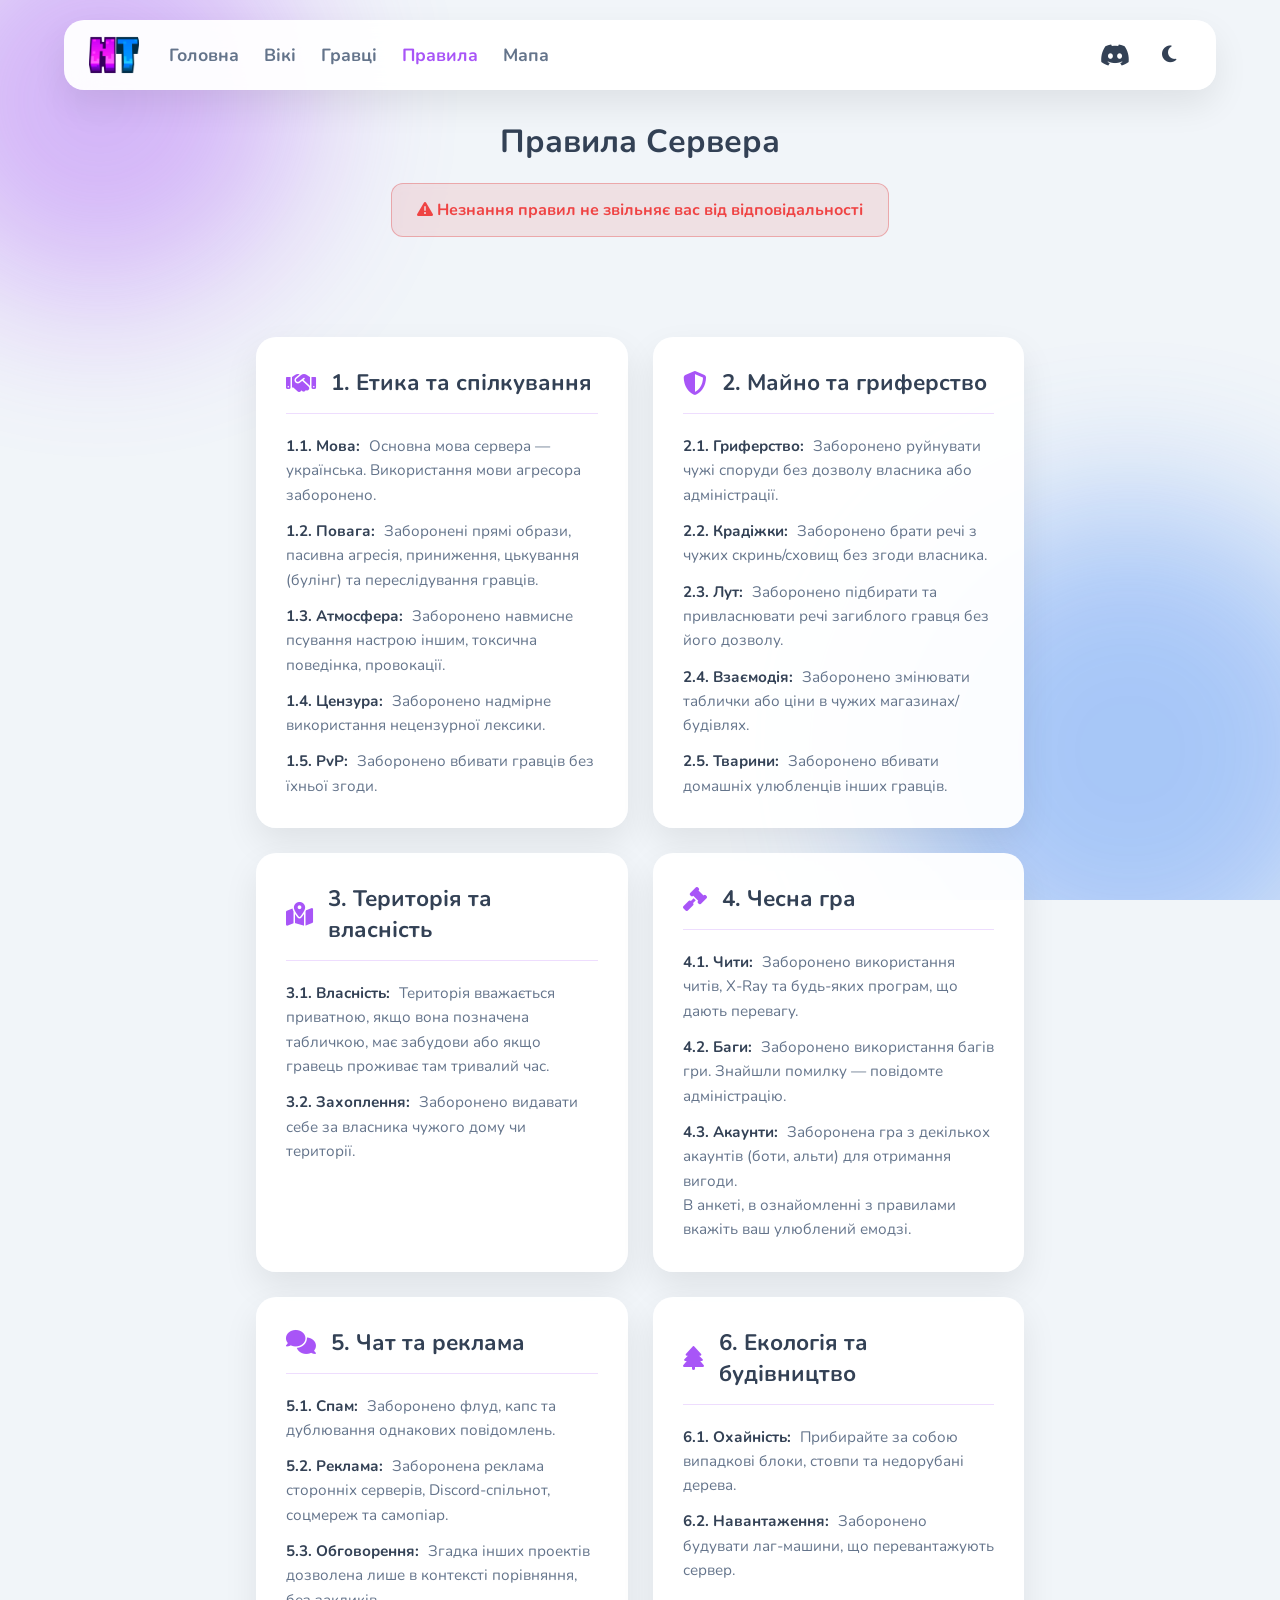
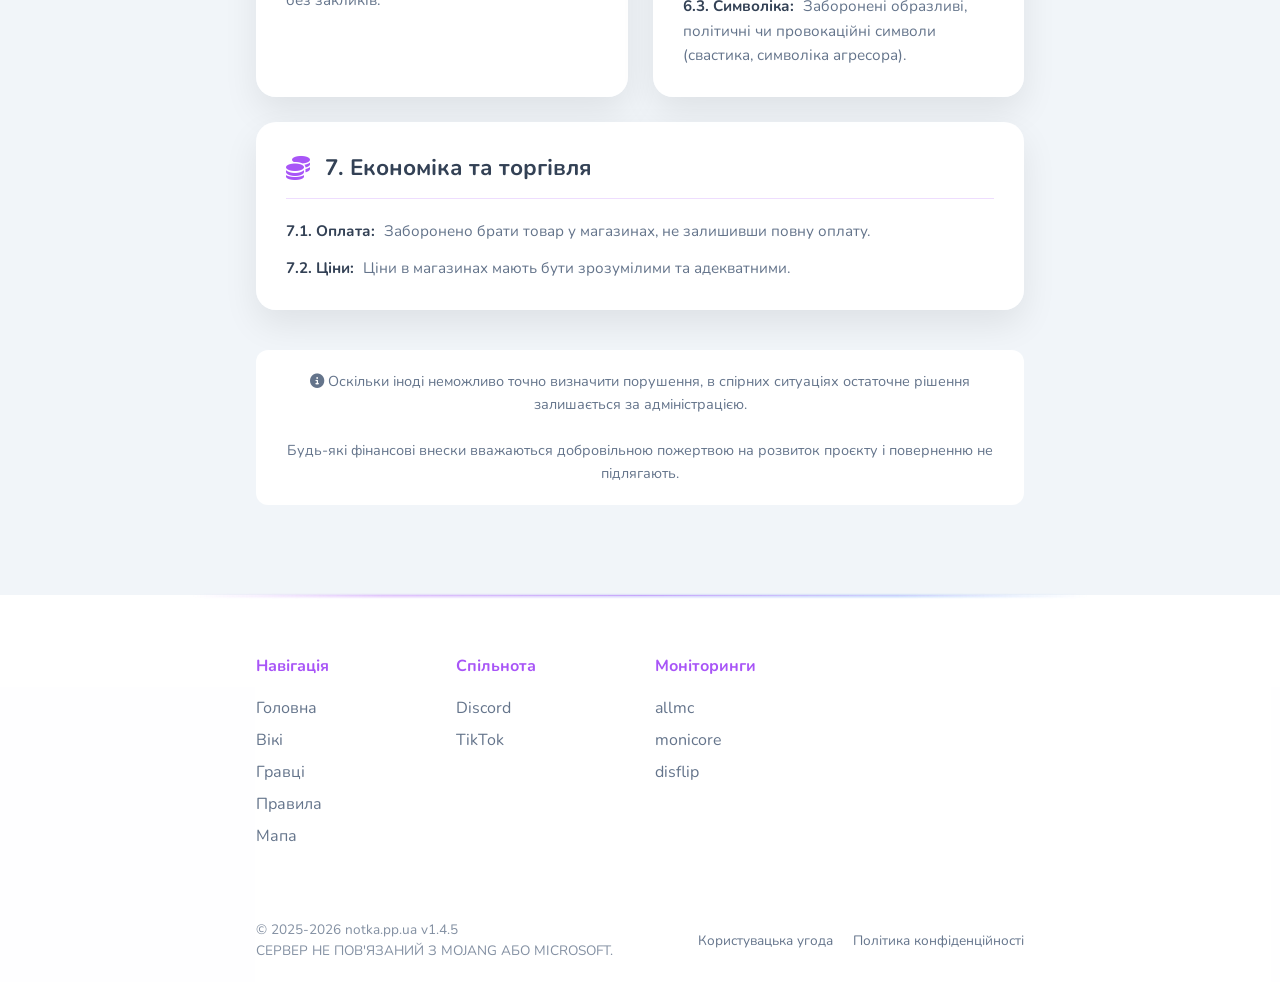
<file: rules.html>
<!DOCTYPE html>
<html lang="uk">
  <head>
    <meta charset="utf-8" />
    <meta http-equiv="refresh" content="0; url=rules/" />
    <link rel="canonical" href="rules/" />
    <script>window.location.replace("rules/");</script>
    <title>Перенаправлення...</title>
  </head>
  <body>
    <p>Якщо вас не перенаправило автоматично, перейдіть за <a href="rules/">посиланням на правила</a>.</p>
  </body>
</html>
</file>
<file: static/css/variables.css>
:root {
  --bg-color: #f1f5f9;
  --text-color: #334155;
  --text-muted: #64748b;
  --primary: #a855f7;
  --accent-gradient: linear-gradient(135deg, #a855f7 0%, #3b82f6 100%);
  --card-bg: rgba(255, 255, 255, 0.95);
  --glass-border: none;
  --shadow: 0 15px 35px rgba(0, 0, 0, 0.08);
  --spotlight-color: rgba(168, 85, 247, 0.15);
  --discord-color: #334155;
  --btn-up-bg: #e2e8f0;
  --btn-up-color: #334155;

  --z-base: 1;
  --z-sticky: 10;
  --z-dropdown: 50;
  --z-navbar: 100;
  --z-modal-backdrop: 500;
  --z-modal: 510;
  --z-toast: 1000;
  --z-preloader: 9999;
}

[data-theme="dark"] {
  --bg-color: #0f172a;
  --text-color: #f1f5f9;
  --text-muted: #94a3b8;
  --card-bg: rgba(30, 41, 59, 0.6);
  --glass-border: none;
  --shadow: 0 10px 30px rgba(0, 0, 0, 0.5);
  --spotlight-color: rgba(168, 85, 247, 0.25);
  --discord-color: #ffffff;
  --btn-up-bg: #1e293b;
  --btn-up-color: #f1f5f9;
}
</file>
<file: static/css/base.css>
html {
  scroll-behavior: smooth;
}
* {
  margin: 0;
  padding: 0;
  box-sizing: border-box;
  font-family: "Nunito", sans-serif;
}

body {
  background-color: var(--bg-color);
  color: var(--text-color);
  transition:
    background-color 0.3s ease,
    color 0.3s ease;
  overflow-x: hidden;
  position: relative;
  min-height: 100vh;
}

.parallax-img {
  image-rendering: pixelated;
  image-rendering: -moz-crisp-edges;
  image-rendering: crisp-edges;
}

::-webkit-scrollbar {
  width: 10px;
}
::-webkit-scrollbar-track {
  background: transparent;
}
::-webkit-scrollbar-thumb {
  background: var(--accent-gradient);
  border-radius: 5px;
  border: 3px solid var(--bg-color);
}

a {
  text-decoration: none;
  color: inherit;
}
ul {
  list-style: none;
}

:focus-visible {
  outline: 2px solid var(--primary);
  outline-offset: 2px;
}

button:focus:not(:focus-visible),
a:focus:not(:focus-visible) {
  outline: none;
}

.visually-hidden {
  position: absolute !important;
  width: 1px !important;
  height: 1px !important;
  padding: 0 !important;
  margin: -1px !important;
  overflow: hidden !important;
  clip: rect(0, 0, 0, 0) !important;
  white-space: nowrap !important;
  border: 0 !important;
}
</file>
<file: static/css/layout.css>
.nav-island {
  position: fixed;
  top: 20px;
  left: 50%;
  transform: translateX(-50%);
  width: 90%;
  max-width: 1200px;
  padding: 10px 25px;
  background: var(--card-bg);
  backdrop-filter: blur(16px);
  -webkit-backdrop-filter: blur(16px);
  border: var(--glass-border);
  border-radius: 20px;
  display: flex;
  justify-content: space-between;
  align-items: center;
  z-index: var(--z-navbar);
  transition: transform 0.4s cubic-bezier(0.165, 0.84, 0.44, 1);
  box-shadow: var(--shadow);
}
.nav-island.hidden {
  transform: translateX(-50%) translateY(-150%);
}
.nav-left {
  display: flex;
  align-items: center;
  gap: 30px;
}

.logo img {
  width: 100%;
  height: 100%;
  object-fit: contain;
  border-radius: 12px;
}
.logo {
  width: 50px;
  height: 50px;
  border-radius: 12px;
  display: flex;
  align-items: center;
  justify-content: center;
  color: white;
  font-size: 24px;
}
.nav-links {
  display: flex;
  gap: 25px;
}
.nav-links a {
  font-size: 1.1rem;
  font-weight: 700;
  color: var(--text-muted);
  transition: color 0.3s;
}
.nav-links a:hover,
.nav-links a.active {
  color: var(--primary);
}
.nav-right {
  display: flex;
  align-items: center;
  gap: 10px;
}

#theme-toggle {
  background: none;
  border: none;
  color: var(--text-color);
  font-size: 1.2rem;
  cursor: pointer;
  min-width: 44px;
  min-height: 44px;
  display: flex;
  align-items: center;
  justify-content: center;
}
#theme-toggle i {
  transition: transform 0.3s;
}
#theme-toggle:hover i {
  transform: rotate(15deg);
}

.discord-icon {
  color: var(--discord-color);
  font-size: 1.5rem;
  transition: all 0.3s ease;
  min-width: 44px;
  min-height: 44px;
  display: flex;
  align-items: center;
  justify-content: center;
}
.discord-icon:hover {
  color: #5865f2;
  transform: rotate(10deg) scale(1.1);
}

.login-icon {
  color: var(--text-color);
  font-size: 1.2rem;
  transition: all 0.3s ease;
  min-width: 44px;
  min-height: 44px;
  display: flex;
  align-items: center;
  justify-content: center;
  text-decoration: none;
}
.login-icon:hover {
  color: var(--primary);
  transform: scale(1.1);
}

footer {
  background: var(--card-bg);
  padding: 60px 20% 20px;
  margin-top: 30px;
  position: relative;
}
footer::before {
  content: "";
  position: absolute;
  top: 0;
  left: 0;
  width: 100%;
  height: 2px;
  background: linear-gradient(
    90deg,
    transparent 0%,
    transparent 15%,
    rgba(168, 85, 247, 0.4) 30%,
    rgba(59, 130, 246, 0.4) 70%,
    transparent 85%,
    transparent 100%
  );
  filter: blur(1px);
}

.footer-content {
  display: grid;
  grid-template-columns: repeat(4, 1fr);
  gap: 30px;
  margin-bottom: 40px;
}
.footer-col h4 {
  margin-bottom: 20px;
  color: var(--primary);
}
.footer-col a,
.footer-col p {
  display: block;
  color: var(--text-muted);
  margin-bottom: 10px;
  transition: color 0.3s;
}
.footer-col a:hover {
  color: var(--text-color);
}

.footer-bottom {
  display: flex;
  justify-content: space-between;
  align-items: center;
  padding-top: 20px;
  margin-top: 20px;
  border-top: 1px solid rgba(255, 255, 255, 0.1);
  color: var(--text-muted);
  font-size: 0.85rem;
}

.footer-left {
  text-align: left;
}
.footer-left p {
  margin: 2px 0;
  font-weight: 400;
  opacity: 0.8;
}

.footer-right {
  display: flex;
  gap: 20px;
}

.footer-right a {
  color: var(--text-muted);
  font-weight: 400;
  text-decoration: none;
  transition: color 0.3s;
}

.footer-right a:hover {
  color: var(--primary);
}

@media (max-width: 768px) {
  .footer-bottom {
    flex-direction: column;
    gap: 15px;
    text-align: center;
  }
  .footer-left {
    text-align: center;
  }
}
.footer-bottom::before {
  content: "";
  position: absolute;
  top: 0;
  left: 50%;
  transform: translateX(-50%);
  width: 60%;
  height: 1px;
  background: linear-gradient(
    90deg,
    transparent,
    rgba(168, 85, 247, 0.4),
    transparent
  );
  filter: blur(0.5px);
}

.section-grid {
  padding: 60px 20%;
}
.section-title {
  text-align: center;
  font-size: 2.5rem;
  margin-bottom: 40px;
}
.cards-container {
  display: grid;
  grid-template-columns: repeat(2, 1fr);
  gap: 25px;
}

.mobile-menu-overlay {
  position: fixed;
  bottom: calc(75px + env(safe-area-inset-bottom, 0px));
  right: 2.5%;
  width: 220px;
  background: var(--card-bg);
  backdrop-filter: blur(20px);
  -webkit-backdrop-filter: blur(20px);
  border: var(--glass-border);
  border-radius: 20px;
  box-shadow: var(--shadow);
  z-index: calc(var(--z-navbar) - 1);
  display: flex;
  flex-direction: column;
  justify-content: center;
  align-items: center;
  gap: 20px;
  padding: 25px 20px;
  opacity: 0;
  pointer-events: none;
  transform-origin: bottom right;
  transform: scale(0.6) translateY(30px);
  transition: all 0.4s cubic-bezier(0.175, 0.885, 0.32, 1.275);
}
.mobile-menu-overlay.active {
  opacity: 1;
  pointer-events: all;
  transform: scale(1) translateY(0);
}
.mobile-link {
  font-size: 1.2rem;
  font-weight: 800;
  color: var(--text-color);
  transition: color 0.3s;
  min-height: 44px;
  display: inline-flex;
  align-items: center;
}
.mobile-link:hover {
  color: var(--primary);
}


#mobile-menu-btn {
  display: none;
}

@media (max-width: 1024px) {
  .section-grid,
  .gallery-section,
  .faq-section,
  footer {
    padding-left: 5%;
    padding-right: 5%;
  }
}

@media (max-width: 768px) {
  body {
    padding-bottom: 0;
  }
  footer {
    padding: 60px 5% calc(110px + env(safe-area-inset-bottom, 0px));
  }
  .cards-container,
  .footer-content {
    grid-template-columns: 1fr;
  }

  .nav-island {
    top: auto;
    bottom: calc(15px + env(safe-area-inset-bottom, 0px));
    width: 95%;
    padding: 10px 20px;
    z-index: var(--z-navbar);
  }
  body .nav-island.hidden {
    transform: translateX(-50%) translateY(0);
  }
  .nav-links {
    display: none;
  }
  #mobile-menu-btn {
    display: flex;
  }
  .nav-left {
    gap: 0;
  }

  .logo {
    position: absolute;
    left: 50%;
    top: 50%;
    transform: translate(-50%, -50%);
    width: 55px;
    height: 55px;
    font-size: 28px;
    z-index: 2;
  }

  #mobile-menu-btn {
    background: none;
    border: none;
    font-size: 1.5rem;
    color: var(--text-color);
    min-width: 44px;
    min-height: 44px;
    display: flex;
    align-items: center;
    justify-content: center;
  }
  #mobile-menu-btn i {
    transition: transform 0.2s ease, opacity 0.2s ease;
    display: inline-block;
  }

  .nav-right {
    gap: 8px;
    flex: 1;
  }

  .profile-dropdown-wrapper, .login-icon {
    order: 1;
  }
  
  .discord-icon {
    order: 2;
    margin-right: auto;
  }
  
  #theme-toggle {
    order: 3;
  }
  
  #mobile-menu-btn {
    order: 4;
  }

}

.toast-container {
  position: fixed;
  bottom: 20px;
  right: 20px;
  z-index: var(--z-toast);
  display: flex;
  flex-direction: column;
  gap: 10px;
  pointer-events: none;
}

.toast {
  background: var(--card-bg);
  backdrop-filter: blur(16px);
  -webkit-backdrop-filter: blur(16px);
  border: var(--glass-border);
  border-left: 4px solid #ef4444;
  border-radius: 12px;
  padding: 15px 20px;
  color: var(--text-color);
  box-shadow: 0 10px 30px rgba(0,0,0,0.3);
  display: flex;
  align-items: center;
  gap: 15px;
  transform: translateX(120%);
  transition: transform 0.4s cubic-bezier(0.175, 0.885, 0.32, 1.275), opacity 0.4s ease;
  opacity: 0;
  pointer-events: all;
  max-width: 350px;
}

.toast.show {
  transform: translateX(0);
  opacity: 1;
}

.toast i {
  color: #ef4444;
  font-size: 1.5rem;
}

@media (max-width: 850px) {
  .toast-container {
    bottom: auto;
    top: 20px;
    left: 50%;
    right: auto;
    transform: translateX(-50%);
    align-items: center;
    width: 90%;
  }
  .toast {
    transform: translateY(-120%);
    width: 100%;
    justify-content: center;
  }
  .toast.show {
    transform: translateY(0);
  }
}

.nav-profile-head {
  width: 40px;
  height: 40px;
  border-radius: 8px;
  cursor: pointer;
  transition: transform 0.2s, box-shadow 0.2s;
  box-shadow: 0 4px 10px rgba(0,0,0,0.1);
  display: block;
}
.nav-profile-head:hover {
  transform: translateY(-2px);
  box-shadow: 0 6px 15px rgba(168, 85, 247, 0.3);
}

.profile-dropdown-menu {
  position: absolute;
  top: 50px;
  right: 0;
  width: 180px;
  background: var(--card-bg);
  backdrop-filter: blur(20px);
  -webkit-backdrop-filter: blur(20px);
  border: var(--glass-border);
  border-radius: 12px;
  box-shadow: var(--shadow);
  padding: 8px;
  display: flex;
  flex-direction: column;
  gap: 5px;
  opacity: 0;
  visibility: hidden;
  transform: translateY(10px);
  transition: all 0.3s cubic-bezier(0.175, 0.885, 0.32, 1.275);
  z-index: calc(var(--z-navbar) + 1);
}

.profile-dropdown-menu.show {
  opacity: 1;
  visibility: visible;
  transform: translateY(0);
}

.dropdown-header {
  padding: 8px 12px;
  border-bottom: 1px solid rgba(255, 255, 255, 0.1);
  margin-bottom: 5px;
}
.dropdown-name {
  font-weight: 700;
  color: var(--text-color);
  font-size: 0.95rem;
}

.dropdown-item {
  display: flex;
  align-items: center;
  gap: 10px;
  padding: 10px 12px;
  border-radius: 8px;
  color: var(--text-muted);
  font-size: 0.95rem;
  text-decoration: none;
  font-weight: 600;
  transition: all 0.2s ease;
  min-height: 44px;
}
.dropdown-item:hover {
  background: rgba(168, 85, 247, 0.1);
  color: var(--primary);
}

.dropdown-item.logout-item:hover {
  background: rgba(239, 68, 68, 0.1);
  color: #ef4444;
}

@media (max-width: 768px) {
  .profile-dropdown-menu {
    position: fixed;
    top: auto;
    bottom: calc(75px + env(safe-area-inset-bottom, 0px));
    left: 2.5%;
    right: auto;
    width: 220px;
    border-radius: 20px;
    transform-origin: bottom left;
    transform: scale(0.6) translateY(30px);
    padding: 15px;
  }
  .profile-dropdown-menu.show {
    transform: scale(1) translateY(0);
  }
}
</file>
<file: static/css/components.css>
.btn {
  padding: 12px 30px;
  border-radius: 12px;
  border: none;
  font-weight: 700;
  font-size: 1rem;
  cursor: pointer;
  transition:
    transform 0.2s ease,
    box-shadow 0.2s ease;
}
.btn:active {
  transform: scale(0.96);
}
.btn-primary {
  background: var(--accent-gradient);
  color: white;
}
.btn-primary:hover {
  transform: scale(1.05);
  box-shadow: 0 5px 15px rgba(168, 85, 247, 0.4);
}
.btn-outline {
  border: 2px solid var(--primary);
  color: var(--text-color);
}

.card {
  background: var(--card-bg);
  border: var(--glass-border);
  border-radius: 20px;
  padding: 30px;
  position: relative;
  overflow: hidden;
  transform: translateZ(0);
  -webkit-transform: translateZ(0);
  backface-visibility: hidden;
  -webkit-backface-visibility: hidden;
  transition:
    transform 0.3s cubic-bezier(0.25, 0.8, 0.25, 1),
    box-shadow 0.3s ease;
  box-shadow: var(--shadow);
}
.card::before {
  content: "";
  position: absolute;
  inset: 0;
  background: radial-gradient(
    600px circle at var(--mouse-x) var(--mouse-y),
    var(--spotlight-color),
    transparent 40%
  );
  opacity: 0;
  transition: opacity 0.3s;
  pointer-events: none;
}
.card:hover::before {
  opacity: 1;
}
.card:hover {
  transform: scale(1.02) translateZ(0);
  -webkit-transform: scale(1.02) translateZ(0);
}

.info-card .icon {
  font-size: 2rem;
  color: var(--primary);
  margin-bottom: 15px;
}
.info-card h3 {
  margin-bottom: 10px;
  font-size: 1.5rem;
}
.info-card p {
  color: var(--text-muted);
}

.feature-card:hover {
  border-color: var(--primary);
  box-shadow: 0 0 20px rgba(168, 85, 247, 0.2);
}
.read-more {
  color: var(--primary);
  font-weight: 700;
  display: flex;
  align-items: center;
  gap: 5px;
}
.read-more i {
  transition: transform 0.3s ease;
}
.feature-card:hover .read-more i {
  transform: translateX(5px);
}

#back-to-top {
  position: fixed;
  bottom: -10px;
  right: 30px;
  width: 45px;
  height: 55px;
  background: var(--btn-up-bg);
  color: var(--btn-up-color);
  border: none;
  border-radius: 12px 12px 0 0;
  font-size: 1.1rem;
  cursor: pointer;
  box-shadow: 0 -4px 15px rgba(0, 0, 0, 0.1);
  transition:
    transform 0.4s cubic-bezier(0.175, 0.885, 0.32, 1.275),
    opacity 0.4s ease;
  transform: translateY(100%);
  opacity: 0;
  z-index: calc(var(--z-navbar) - 1);
}
#back-to-top.visible {
  transform: translateY(0);
  opacity: 1;
}
@media (hover: hover) {
  #back-to-top:hover {
    transform: translateY(-5px);
    padding-bottom: 10px;
  }
}

@media (max-width: 768px) {
  #back-to-top {
    bottom: calc(90px + env(safe-area-inset-bottom, 0px));
    right: 20px;
    width: 45px;
    height: 45px;
    border-radius: 12px;
    transform: translateY(50px);
    opacity: 0;
    pointer-events: none;
  }
  #back-to-top.visible {
    transform: translateY(0);
    opacity: 1;
    pointer-events: all;
  }
}

.online-wrapper {
  position: relative;
  display: inline-block;
  height: 100%;
  cursor: pointer;
  z-index: var(--z-dropdown);
}

.player-tooltip {
  position: absolute;
  top: 100%;
  left: 50%;
  transform: translateX(-50%) translateY(10px);
  width: 240px;

  max-height: 180px;

  background: var(--card-bg);
  backdrop-filter: blur(20px);
  -webkit-backdrop-filter: blur(20px);
  border: var(--glass-border);
  border-radius: 12px;
  padding: 10px 5px 10px 10px;
  box-shadow: 0 15px 50px rgba(0, 0, 0, 0.3);

  opacity: 0;
  visibility: hidden;
  transition: all 0.3s cubic-bezier(0.4, 0, 0.2, 1);
  transition-delay: 0.2s;

  overflow-y: auto;
  overflow-x: hidden;
  scrollbar-width: thin;
  scrollbar-color: var(--primary) transparent;
}

.online-wrapper:hover .player-tooltip,
.online-wrapper.active .player-tooltip {
  opacity: 1;
  visibility: visible;
  transform: translateX(-50%) translateY(0);
  transition-delay: 0s;
  pointer-events: auto;
}

.player-row {
  display: flex;
  align-items: center;
  gap: 10px;
  padding: 6px 8px;
  border-radius: 6px;
  width: 100%;
}
.player-row:hover {
  background: rgba(168, 85, 247, 0.15);
}
.player-head {
  width: 24px;
  height: 24px;
  border-radius: 4px;
  flex-shrink: 0;
}
.player-name {
  font-size: 0.9rem;
  font-weight: 700;
  color: var(--text-color);
  white-space: nowrap;
  overflow: hidden;
  text-overflow: ellipsis;
}
.tooltip-loading,
.tooltip-empty,
.tooltip-error {
  display: block;
  text-align: center;
  font-size: 0.9rem;
  color: var(--text-muted);
  padding: 15px;
}

.player-tooltip::-webkit-scrollbar {
  width: 4px;
}
.player-tooltip::-webkit-scrollbar-track {
  background: transparent;
  margin: 5px 0;
}
.player-tooltip::-webkit-scrollbar-thumb {
  background: var(--primary);
  border-radius: 10px;
}

.filter-modal-overlay {
  display: none;
  position: fixed;
  top: 0;
  left: 0;
  width: 100%;
  height: 100%;
  background: rgba(0, 0, 0, 0.7);
  z-index: var(--z-modal-backdrop);
  justify-content: center;
  align-items: center;
  -webkit-backdrop-filter: blur(5px);
  backdrop-filter: blur(5px);
}

.filter-modal {
  background: var(--card-bg);
  border: var(--glass-border);
  padding: 30px;
  border-radius: 20px;
  width: 90%;
  max-width: 500px;
  box-shadow: var(--shadow);
  position: relative;
}

.filter-modal-close {
  position: absolute;
  top: 20px;
  right: 20px;
  background: none;
  border: none;
  color: var(--text-muted);
  font-size: 1.5rem;
  cursor: pointer;
}

.filter-modal h2 {
  margin-top: 0;
  color: var(--primary);
  font-size: 1.5rem;
}

.filter-modal p {
  color: var(--text-color);
  line-height: 1.6;
  margin-bottom: 15px;
}

.filter-modal ul {
  color: var(--text-muted);
  line-height: 1.8;
  margin-bottom: 20px;
  padding-left: 20px;
}

.filter-modal .warning-text {
  color: #ef4444;
  font-size: 0.9rem;
}

.filter-modal .filter-note {
  color: var(--text-muted);
  font-size: 0.9rem;
  margin: 0;
  border-top: 1px solid rgba(255, 255, 255, 0.1);
  padding-top: 15px;
}

.filter-modal .filter-note a {
  color: var(--primary);
  text-decoration: underline;
}
</file>
<file: static/css/animations.css>
.background-container {
  position: fixed;
  top: 0;
  left: 0;
  width: 100%;
  height: 100%;
  z-index: -1;
  overflow: hidden;
  pointer-events: none;
}
.orb {
  position: absolute;
  border-radius: 50%;
  filter: blur(80px);
  opacity: 0.4;
}
.orb-1 {
  width: 400px;
  height: 400px;
  background: #a855f7;
  top: -100px;
  left: -100px;
}
.orb-2 {
  width: 500px;
  height: 500px;
  background: #3b82f6;
  bottom: -100px;
  right: -100px;
}

.icon-container {
  position: absolute;
  display: flex;
  align-items: center;
  justify-content: center;
  color: var(--text-muted);
  animation: floatUp linear infinite;
  bottom: -100px;
}
@keyframes floatUp {
  0% {
    transform: translateY(0) rotate(0deg);
  }
  100% {
    transform: translateY(calc(-100vh - 200px)) rotate(360deg);
  }
}

.cursor {
  animation: blink 1s infinite;
  font-weight: 100;
}
@keyframes blink {
  50% {
    opacity: 0;
  }
}

@media (prefers-reduced-motion: reduce) {
  *,
  *::before,
  *::after {
    animation-duration: 0.01ms !important;
    animation-iteration-count: 1 !important;
    transition-duration: 0.01ms !important;
    scroll-behavior: auto !important;
  }

  .orb,
  .icon-container,
  .parallax-img {
    animation: none !important;
  }
}
</file>
<file: static/css/pages/home.css>
.hero-section {
  display: flex;
  align-items: center;
  justify-content: space-between;
  padding: 120px 20% 80px;
  gap: 50px;
}
.hero-content {
  max-width: 700px;
  width: 100%;
  min-width: 0;
}
.hero-title {
  font-size: 3.5rem;
  font-weight: 900;
  margin-bottom: 10px;
}
.typing-text {
  color: var(--primary);
  background: var(--accent-gradient);
  -webkit-background-clip: text;
  -webkit-text-fill-color: transparent;
}
.hero-subtitle {
  font-size: 1.2rem;
  color: var(--text-muted);
  margin-bottom: 30px;
}
.hero-buttons {
  display: flex;
  gap: 15px;
  margin-bottom: 40px;
}

.server-status {
  background: var(--card-bg);
  -webkit-backdrop-filter: blur(10px);
  backdrop-filter: blur(10px);
  border: var(--glass-border);
  border-radius: 20px;
  padding: 20px;
  display: flex;
  gap: 20px;
  align-items: center;
  box-shadow: var(--shadow);
}
.status-icon img {
  width: 85px;
  height: 85px;
  border-radius: 12px;
}
.status-info {
  display: flex;
  flex-direction: column;
  gap: 5px;
  width: 100%;
}
.top-row {
  display: flex;
  justify-content: space-between;
  align-items: center;
  width: 100%;
  gap: 15px;
}
.server-ip {
  color: var(--primary);
  font-weight: 800;
  font-size: 1.1rem;
}
.online-badge {
  background: rgba(16, 185, 129, 0.2);
  color: #10b981;
  padding: 2px 8px;
  border-radius: 6px;
  font-weight: 700;
}
.motd {
  color: #10b981;
  text-shadow: 0 2px 4px rgba(0, 0, 0, 0.1);
  font-weight: 600;
}
.discord-link a {
  color: #5865f2;
  font-weight: 700;
}
.version {
  color: var(--text-muted);
  font-size: 0.85rem;
}

.hero-image-container {
  flex: 1;
  display: flex;
  justify-content: center;
  align-items: center;
}
.parallax-img {
  width: 130px;
  height: auto;
  filter: drop-shadow(0 20px 40px rgba(0, 0, 0, 0.3));
  transition: transform 0.1s ease-out;
}

.faq-section {
  padding: 60px 20%;
}
.faq-item {
  background: var(--card-bg);
  border: var(--glass-border);
  border-radius: 12px;
  margin-bottom: 15px;
  overflow: hidden;
  box-shadow: var(--shadow);
}
.faq-question {
  padding: 20px;
  cursor: pointer;
  display: flex;
  justify-content: space-between;
  align-items: center;
  font-weight: 700;
  font-size: 1.1rem;
}
.faq-question i {
  transition: transform 0.3s ease, color 0.3s ease;
}
.faq-item.active .faq-question i {
  transform: rotate(180deg);
  color: var(--primary);
}
.faq-answer {
  max-height: 0;
  overflow: hidden;
  padding: 0 20px;
  opacity: 0;
  transition: 0.3s;
  color: var(--text-muted);
}
.faq-item.active .faq-answer {
  padding-bottom: 40px;
  opacity: 1;
}
.faq-answer a {
  color: var(--primary);
  font-weight: 700;
  text-decoration: underline;
  transition: opacity 0.2s;
}

.faq-answer a:hover {
  opacity: 0.7;
  text-decoration: none;
  cursor: pointer;
}

.gallery-section {
  padding: 60px 20%;
}
.gallery-container {
  max-width: 900px;
  margin: 0 auto;
  display: flex;
  flex-direction: column;
  gap: 15px;
}
.main-image-wrapper {
  position: relative;
  width: 100%;
  height: 450px;
  border-radius: 20px;
  overflow: hidden;
  border: var(--glass-border);
  box-shadow: var(--shadow);
  background: rgba(0, 0, 0, 0.2);
}
#gallery-main {
  width: 100%;
  height: 100%;
  object-fit: cover;
  transition: opacity 0.3s ease;
}
.gallery-btn {
  position: absolute;
  top: 50%;
  transform: translateY(-50%);
  background: var(--card-bg);
  -webkit-backdrop-filter: blur(5px);
  backdrop-filter: blur(5px);
  border: none;
  color: var(--text-color);
  width: 45px;
  height: 45px;
  border-radius: 50%;
  cursor: pointer;
  font-size: 1.2rem;
  transition: 0.3s;
  z-index: 2;
  box-shadow: 0 5px 15px rgba(0, 0, 0, 0.2);
}
.gallery-btn:hover {
  background: var(--primary);
  color: white;
  transform: translateY(-50%) scale(1.1);
}
.gallery-btn.prev {
  left: 15px;
}
.gallery-btn.next {
  right: 15px;
}
.thumbnails-row {
  display: flex;
  gap: 15px;
  justify-content: center;
  flex-wrap: wrap;
}
.thumb {
  width: 90px;
  height: 60px;
  object-fit: cover;
  border-radius: 12px;
  cursor: pointer;
  border: 2px solid transparent;
  transition: 0.3s;
  opacity: 0.6;
}
.thumb:hover {
  opacity: 1;
  transform: translateY(-2px);
}
.thumb.active {
  opacity: 1;
  border-color: var(--primary);
}

@media (max-width: 1440px) {
  .hero-image-container {
    display: none;
  }
}

@media (max-width: 1024px) {
  .hero-section {
    justify-content: center;
    text-align: center;
  }
}

@media (max-width: 768px) {
  .hero-section {
    flex-direction: column-reverse;
    padding-top: 40px;
    text-align: center;
  }
  .hero-title {
    font-size: 2.5rem;
  }
  .hero-subtitle {
    font-size: 1rem;
  }
  .hero-buttons {
    justify-content: center;
    flex-wrap: wrap;
  }
  .hero-content {
    max-width: 100%;
    min-width: 150px;
  }
  .server-status {
    flex-direction: column;
    text-align: center;
    gap: 15px;
  }
  .top-row {
    flex-direction: column;
    justify-content: center;
    gap: 10px;
  }
  .discord-link {
    font-size: 0.9rem;
    word-break: break-all;
  }
  .main-image-wrapper {
    height: 250px;
  }
  .thumb {
    width: 60px;
    height: 40px;
  }
}
</file>
<file: static/css/pages/players.css>
body {
  display: flex;
  flex-direction: column;
  min-height: 100vh;
}

.content-wrapper {
  flex: 1;
  width: 100%;
}

.players-layout {
  display: grid;
  grid-template-columns: 280px 1fr;
  gap: 30px;
  max-width: 1200px;
  margin: 120px auto 60px;
  padding: 0 20px;
  align-items: start;
}

.players-sidebar {
  background: var(--card-bg);
  -webkit-backdrop-filter: blur(16px);
  backdrop-filter: blur(16px);
  border: var(--glass-border);
  border-radius: 20px;
  padding: 25px;
  box-shadow: var(--shadow);

  position: sticky;
  top: 110px;
  z-index: 10;
  max-height: calc(100vh - 130px);

  scrollbar-width: thin;
  scrollbar-color: var(--primary) transparent;
}

.sidebar-title {
  font-size: 1.2rem;
  font-weight: 800;
  text-transform: uppercase;
  color: var(--text-muted);
  letter-spacing: 1px;
  margin-bottom: 25px;
  border-bottom: 2px solid rgba(168, 85, 247, 0.2);
  padding-bottom: 10px;
}
.fa-solid {
  z-index: 2;
}
.filter-group {
  margin-bottom: 25px;
}

.filter-label {
  display: block;
  font-weight: 700;
  margin-bottom: 10px;
  color: var(--text-color);
  font-size: 0.95rem;
}

.custom-select {
  position: relative;
  width: 100%;
  user-select: none;
}

.select-trigger {
  display: flex;
  justify-content: space-between;
  align-items: center;
  background: rgba(255, 255, 255, 0.05);
  border: 1px solid var(--text-muted);
  border-radius: 12px;
  padding: 12px 15px;
  font-size: 1rem;
  color: var(--text-color);
  cursor: pointer;
  transition: all 0.3s ease;
}

.select-trigger:hover {
  background: rgba(168, 85, 247, 0.05);
  border-color: var(--primary);
}

.custom-select.open .select-trigger {
  border-color: var(--primary);
  border-bottom-left-radius: 0;
  border-bottom-right-radius: 0;
}

.select-trigger i {
  transition: transform 0.3s ease;
  font-size: 0.9rem;
}

.custom-select.open .select-trigger i {
  transform: rotate(180deg);
}

.select-options {
  position: absolute;
  top: 100%;
  left: 0;
  right: 0;
  background: var(--bg-color);
  border: 1px solid var(--primary);
  border-top: none;
  border-bottom-left-radius: 12px;
  border-bottom-right-radius: 12px;
  overflow: hidden;
  z-index: 20;

  opacity: 0;
  visibility: hidden;
  transform: translateY(-10px);
  transition: all 0.3s cubic-bezier(0.4, 0, 0.2, 1);
  box-shadow: 0 10px 20px rgba(0, 0, 0, 0.1);
}

.custom-select.open .select-options {
  opacity: 1;
  visibility: visible;
  transform: translateY(0);
}

.select-option {
  padding: 12px 15px;
  cursor: pointer;
  transition: background 0.2s;
  color: var(--text-muted);
}

.select-option:hover {
  background: rgba(168, 85, 247, 0.1);
  color: var(--primary);
}

.select-option.selected {
  background: rgba(168, 85, 247, 0.2);
  color: var(--primary);
  font-weight: 700;
}

.custom-checkbox {
  display: flex;
  align-items: center;
  position: relative;
  padding-left: 35px;
  margin-bottom: 12px;
  cursor: pointer;
  color: var(--text-muted);
  font-weight: 600;
  transition: color 0.2s;
}

.custom-checkbox:hover {
  color: var(--text-color);
}

.custom-checkbox input {
  position: absolute;
  opacity: 0;
  cursor: pointer;
  height: 0;
  width: 0;
}

.checkmark {
  position: absolute;
  top: 0;
  left: 0;
  height: 22px;
  width: 22px;
  background-color: rgba(255, 255, 255, 0.05);
  border: 2px solid var(--text-muted);
  border-radius: 6px;
  transition: 0.2s;
}

.custom-checkbox:hover input ~ .checkmark {
  border-color: var(--primary);
}

.custom-checkbox input:checked ~ .checkmark {
  background-color: var(--primary);
  border-color: var(--primary);
}

.checkmark:after {
  content: "";
  position: absolute;
  display: none;
}

.custom-checkbox input:checked ~ .checkmark:after {
  display: block;
}

.custom-checkbox .checkmark:after {
  left: 5px;
  width: 6px;
  height: 12px;
  border: solid white;
  border-width: 0 2px 2px 0;
  transform: rotate(45deg);
}

.search-header {
  margin-bottom: 30px;
}

.search-wrapper {
  position: relative;
  width: 100%;
  margin-bottom: 15px;
}

.search-wrapper input {
  width: 100%;
  padding: 18px 20px 18px 55px;
  border-radius: 16px;
  border: var(--glass-border);
  background: var(--card-bg);
  -webkit-backdrop-filter: blur(10px);
  backdrop-filter: blur(10px);
  color: var(--text-color);
  font-size: 1.1rem;
  box-shadow: var(--shadow);
  transition:
    border-color 0.3s,
    box-shadow 0.3s;
}

.search-wrapper input:focus {
  outline: none;
  border-color: var(--primary);
  box-shadow: 0 0 0 4px rgba(168, 85, 247, 0.1);
}

.search-wrapper i {
  position: absolute;
  left: 20px;
  top: 50%;
  transform: translateY(-50%);
  color: var(--text-muted);
  font-size: 1.3rem;
  pointer-events: none;
  transition: color 0.3s;
}

.search-wrapper input:focus + i,
.search-wrapper input:not(:placeholder-shown) + i {
  color: var(--primary);
}

.stats-counter {
  font-size: 0.95rem;
  color: var(--text-muted);
  margin-left: 10px;
  opacity: 0.8;
}
.stats-counter b {
  color: var(--text-color);
}

.players-grid {
  display: flex;
  flex-direction: column;
  gap: 15px;
}

.player-card {
  display: flex;
  align-items: center;
  background: var(--card-bg);
  border: var(--glass-border);
  padding: 20px 30px;
  border-radius: 18px;
  box-shadow: 0 4px 6px rgba(0, 0, 0, 0.02);
  transform: translateZ(0);
  -webkit-transform: translateZ(0);
  backface-visibility: hidden;
  -webkit-backface-visibility: hidden;

  transition: transform 0.4s cubic-bezier(0.25, 0.8, 0.25, 1), box-shadow 0.4s ease;
}

.player-card:hover {
  transform: scale(1.03) translateZ(0);
  -webkit-transform: scale(1.03) translateZ(0);
  box-shadow: 0 10px 25px rgba(0, 0, 0, 0.08);
  z-index: 5;
}

.player-rank {
  font-size: 1.3rem;
  font-weight: 900;
  color: var(--text-muted);
  width: 50px;
  opacity: 0.4;
  font-style: italic;
}

.player-card .player-card-head {
  width: 45px;
  height: 45px;
  border-radius: 12px;
  margin-right: 25px;
  box-shadow: 0 4px 10px rgba(0, 0, 0, 0.1);
  background: rgba(0, 0, 0, 0.1);
  flex-shrink: 0;
}

.player-info {
  flex: 1;
  display: flex;
  flex-direction: column;
  justify-content: center;
  gap: 4px;
}

.player-name-row {
  display: flex;
  align-items: center;
  gap: 10px;
}

.player-name {
  font-weight: 800;
  font-size: 1.2rem;
  color: var(--text-color);
}

.sponsor-badge {
  color: #fbbf24;
  font-size: 1rem;
  filter: drop-shadow(0 2px 4px rgba(251, 191, 36, 0.3));
}



.player-status {
  font-size: 0.9rem;
  font-weight: 600;
  color: var(--text-muted);
  display: flex;
  align-items: center;
}

.status-online {
  color: #10b981;
}

.status-online::before {
  content: "";
  display: inline-block;
  width: 8px;
  height: 8px;
  background-color: #10b981;
  border-radius: 50%;
  margin-right: 8px;
  box-shadow: 0 0 0 2px rgba(16, 185, 129, 0.2);
}

.player-hours {
  font-weight: 700;
  color: var(--primary);
  background: rgba(168, 85, 247, 0.08);
  padding: 8px 16px;
  border-radius: 10px;
  white-space: nowrap;
  font-size: 0.95rem;
}

.loading-spinner {
  text-align: center;
  padding: 60px;
  font-size: 1.2rem;
  color: var(--text-muted);
}

.select-options {
  max-height: 200px;
  overflow-y: auto;

  scrollbar-width: thin;
  scrollbar-color: var(--primary) transparent;
}

.select-option {
  padding: 10px 15px;
  font-size: 0.95rem;
  border-bottom: 1px solid rgba(255, 255, 255, 0.05);
}

.select-options::-webkit-scrollbar {
  width: 6px;
}
.select-options::-webkit-scrollbar-thumb {
  background: var(--primary);
  border-radius: 3px;
}
.select-options::-webkit-scrollbar-track {
  background: transparent;
}
.custom-select,
.select-trigger,
.select-option {
  font-family: "Nunito", sans-serif;
}

.select-trigger {
  font-weight: 700;
  font-size: 0.95rem;
  letter-spacing: 0.3px;
  color: var(--text-color);
}

.select-option {
  font-weight: 600;
  font-size: 0.9rem;
  color: var(--text-muted);
}
.select-option:hover {
  color: var(--primary);
}
.select-option.selected {
  font-weight: 800;
  color: var(--primary);
}

@media (max-width: 900px) {
  .players-layout {
    grid-template-columns: 1fr;
    gap: 20px;
  }
  .players-sidebar {
    position: static;
    max-height: none;
    overflow: visible;
  }

  .player-card {
    padding: 15px 20px;
  }

  .player-rank {
    width: 35px;
    font-size: 1rem;
  }

  .player-head {
    width: 45px;
    height: 45px;
    margin-right: 15px;
  }

  .player-name {
    font-size: 1.1rem;
  }

  .player-hours {
    padding: 6px 10px;
    font-size: 0.85rem;
  }
}

@media (max-width: 500px) {
  .player-card {
    flex-wrap: wrap;
  }

  .player-hours {
    margin-left: auto;
    margin-top: 5px;
    width: 100%;
    text-align: center;
    background: transparent;
  }

  .player-rank {
    display: none;
  }
}

.load-more-btn {
  display: flex;
  align-items: center;
  justify-content: center;
  gap: 8px;
  width: 100%;
  max-width: 250px;
  margin: 25px auto;
  background: var(--card-bg);
  -webkit-backdrop-filter: blur(16px);
  backdrop-filter: blur(16px);
  color: var(--text-muted);
  border: none;
  padding: 12px 24px;
  transition: all 0.2s ease;
  border-radius: 12px;
  font-weight: 600;
  font-size: 0.95rem;
}
.load-more-btn i {
  transition: transform 0.2s ease;
}
.load-more-btn:hover {
  transform: scale(1.03);
  color: var(--text-color);
  box-shadow: 0 10px 20px rgba(0, 0, 0, 0.1);
}
.load-more-btn:hover i {
  transform: translateY(3px);
}
</file>
